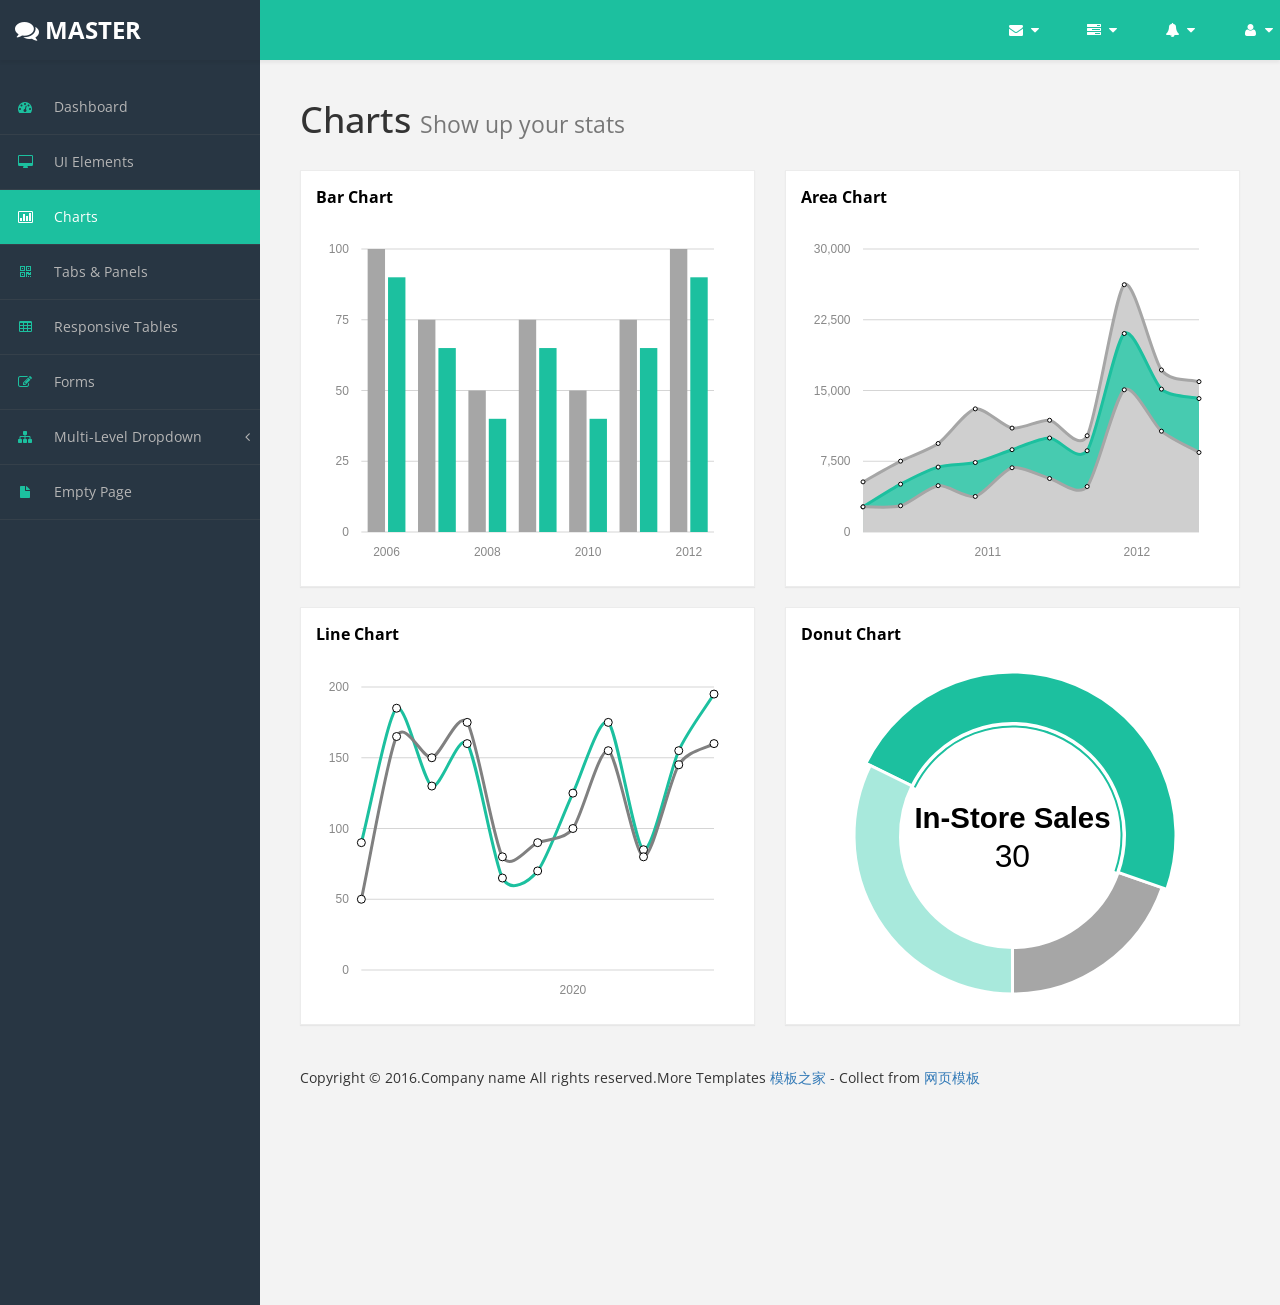
<file: dw-chart/src/main/resources/templates/chart.html>
﻿<!DOCTYPE html>
<html xmlns="http://www.w3.org/1999/xhtml">
<head>
    <meta charset="utf-8"/>
    <meta name="viewport" content="width=device-width, initial-scale=1.0"/>
    <title>Home</title>
    <!-- Bootstrap Styles-->
    <link href="../static/assets/css/bootstrap.css" rel="stylesheet"/>
    <!-- FontAwesome Styles-->
    <link href="../static/assets/css/font-awesome.css" rel="stylesheet"/>
    <!-- Morris Chart Styles-->
    <link href="../static/assets/js/morris/morris-0.4.3.min.css" rel="stylesheet"/>
    <!-- Custom Styles-->
    <link href="../static/assets/css/custom-styles.css" rel="stylesheet"/>
    <!-- Google Fonts-->
    <link href='http://fonts.googleapis.com/css?family=Open+Sans' rel='stylesheet' type='text/css'/>
</head>
<body>
<div id="wrapper">
    <nav class="navbar navbar-default top-navbar" role="navigation">
        <div class="navbar-header">
            <button type="button" class="navbar-toggle" data-toggle="collapse" data-target=".sidebar-collapse">
                <span class="sr-only">Toggle navigation</span>
                <span class="icon-bar"></span>
                <span class="icon-bar"></span>
                <span class="icon-bar"></span>
            </button>
            <a class="navbar-brand" href="index.html"><i class="fa fa-comments"></i> <strong>MASTER </strong></a>
        </div>

        <ul class="nav navbar-top-links navbar-right">
            <li class="dropdown">
                <a class="dropdown-toggle" data-toggle="dropdown" href="#" aria-expanded="false">
                    <i class="fa fa-envelope fa-fw"></i> <i class="fa fa-caret-down"></i>
                </a>
                <ul class="dropdown-menu dropdown-messages">
                    <li>
                        <a href="#">
                            <div>
                                <strong>John Doe</strong>
                                <span class="pull-right text-muted">
                                        <em>Today</em>
                                    </span>
                            </div>
                            <div>Lorem Ipsum has been the industry's standard dummy text ever since the 1500s...</div>
                        </a>
                    </li>
                    <li class="divider"></li>
                    <li>
                        <a href="#">
                            <div>
                                <strong>John Smith</strong>
                                <span class="pull-right text-muted">
                                        <em>Yesterday</em>
                                    </span>
                            </div>
                            <div>Lorem Ipsum has been the industry's standard dummy text ever since an kwilnw...</div>
                        </a>
                    </li>
                    <li class="divider"></li>
                    <li>
                        <a href="#">
                            <div>
                                <strong>John Smith</strong>
                                <span class="pull-right text-muted">
                                        <em>Yesterday</em>
                                    </span>
                            </div>
                            <div>Lorem Ipsum has been the industry's standard dummy text ever since the...</div>
                        </a>
                    </li>
                    <li class="divider"></li>
                    <li>
                        <a class="text-center" href="#">
                            <strong>Read All Messages</strong>
                            <i class="fa fa-angle-right"></i>
                        </a>
                    </li>
                </ul>
                <!-- /.dropdown-messages -->
            </li>
            <!-- /.dropdown -->
            <li class="dropdown">
                <a class="dropdown-toggle" data-toggle="dropdown" href="#" aria-expanded="false">
                    <i class="fa fa-tasks fa-fw"></i> <i class="fa fa-caret-down"></i>
                </a>
                <ul class="dropdown-menu dropdown-tasks">
                    <li>
                        <a href="#">
                            <div>
                                <p>
                                    <strong>Task 1</strong>
                                    <span class="pull-right text-muted">60% Complete</span>
                                </p>
                                <div class="progress progress-striped active">
                                    <div class="progress-bar progress-bar-success" role="progressbar" aria-valuenow="60"
                                         aria-valuemin="0" aria-valuemax="100" style="width: 60%">
                                        <span class="sr-only">60% Complete (success)</span>
                                    </div>
                                </div>
                            </div>
                        </a>
                    </li>
                    <li class="divider"></li>
                    <li>
                        <a href="#">
                            <div>
                                <p>
                                    <strong>Task 2</strong>
                                    <span class="pull-right text-muted">28% Complete</span>
                                </p>
                                <div class="progress progress-striped active">
                                    <div class="progress-bar progress-bar-info" role="progressbar" aria-valuenow="28"
                                         aria-valuemin="0" aria-valuemax="100" style="width: 28%">
                                        <span class="sr-only">28% Complete</span>
                                    </div>
                                </div>
                            </div>
                        </a>
                    </li>
                    <li class="divider"></li>
                    <li>
                        <a href="#">
                            <div>
                                <p>
                                    <strong>Task 3</strong>
                                    <span class="pull-right text-muted">60% Complete</span>
                                </p>
                                <div class="progress progress-striped active">
                                    <div class="progress-bar progress-bar-warning" role="progressbar" aria-valuenow="60"
                                         aria-valuemin="0" aria-valuemax="100" style="width: 60%">
                                        <span class="sr-only">60% Complete (warning)</span>
                                    </div>
                                </div>
                            </div>
                        </a>
                    </li>
                    <li class="divider"></li>
                    <li>
                        <a href="#">
                            <div>
                                <p>
                                    <strong>Task 4</strong>
                                    <span class="pull-right text-muted">85% Complete</span>
                                </p>
                                <div class="progress progress-striped active">
                                    <div class="progress-bar progress-bar-danger" role="progressbar" aria-valuenow="85"
                                         aria-valuemin="0" aria-valuemax="100" style="width: 85%">
                                        <span class="sr-only">85% Complete (danger)</span>
                                    </div>
                                </div>
                            </div>
                        </a>
                    </li>
                    <li class="divider"></li>
                    <li>
                        <a class="text-center" href="#">
                            <strong>See All Tasks</strong>
                            <i class="fa fa-angle-right"></i>
                        </a>
                    </li>
                </ul>
                <!-- /.dropdown-tasks -->
            </li>
            <!-- /.dropdown -->
            <li class="dropdown">
                <a class="dropdown-toggle" data-toggle="dropdown" href="#" aria-expanded="false">
                    <i class="fa fa-bell fa-fw"></i> <i class="fa fa-caret-down"></i>
                </a>
                <ul class="dropdown-menu dropdown-alerts">
                    <li>
                        <a href="#">
                            <div>
                                <i class="fa fa-comment fa-fw"></i> New Comment
                                <span class="pull-right text-muted small">4 min</span>
                            </div>
                        </a>
                    </li>
                    <li class="divider"></li>
                    <li>
                        <a href="#">
                            <div>
                                <i class="fa fa-twitter fa-fw"></i> 3 New Followers
                                <span class="pull-right text-muted small">12 min</span>
                            </div>
                        </a>
                    </li>
                    <li class="divider"></li>
                    <li>
                        <a href="#">
                            <div>
                                <i class="fa fa-envelope fa-fw"></i> Message Sent
                                <span class="pull-right text-muted small">4 min</span>
                            </div>
                        </a>
                    </li>
                    <li class="divider"></li>
                    <li>
                        <a href="#">
                            <div>
                                <i class="fa fa-tasks fa-fw"></i> New Task
                                <span class="pull-right text-muted small">4 min</span>
                            </div>
                        </a>
                    </li>
                    <li class="divider"></li>
                    <li>
                        <a href="#">
                            <div>
                                <i class="fa fa-upload fa-fw"></i> Server Rebooted
                                <span class="pull-right text-muted small">4 min</span>
                            </div>
                        </a>
                    </li>
                    <li class="divider"></li>
                    <li>
                        <a class="text-center" href="#">
                            <strong>See All Alerts</strong>
                            <i class="fa fa-angle-right"></i>
                        </a>
                    </li>
                </ul>
                <!-- /.dropdown-alerts -->
            </li>
            <!-- /.dropdown -->
            <li class="dropdown">
                <a class="dropdown-toggle" data-toggle="dropdown" href="#" aria-expanded="false">
                    <i class="fa fa-user fa-fw"></i> <i class="fa fa-caret-down"></i>
                </a>
                <ul class="dropdown-menu dropdown-user">
                    <li><a href="#"><i class="fa fa-user fa-fw"></i> User Profile</a>
                    </li>
                    <li><a href="#"><i class="fa fa-gear fa-fw"></i> Settings</a>
                    </li>
                    <li class="divider"></li>
                    <li><a href="#"><i class="fa fa-sign-out fa-fw"></i> Logout</a>
                    </li>
                </ul>
                <!-- /.dropdown-user -->
            </li>
            <!-- /.dropdown -->
        </ul>
    </nav>
    <!--/. NAV TOP  -->
    <nav class="navbar-default navbar-side" role="navigation">
        <div class="sidebar-collapse">
            <ul class="nav" id="main-menu">

                <li>
                    <a href="index.html"><i class="fa fa-dashboard"></i> Dashboard</a>
                </li>
                <li>
                    <a href="ui-elements.html"><i class="fa fa-desktop"></i> UI Elements</a>
                </li>
                <li>
                    <a href="chart.html" class="active-menu"><i class="fa fa-bar-chart-o"></i> Charts</a>
                </li>
                <li>
                    <a href="tab-panel.html"><i class="fa fa-qrcode"></i> Tabs & Panels</a>
                </li>

                <li>
                    <a href="table.html"><i class="fa fa-table"></i> Responsive Tables</a>
                </li>
                <li>
                    <a href="form.html"><i class="fa fa-edit"></i> Forms </a>
                </li>


                <li>
                    <a href="#"><i class="fa fa-sitemap"></i> Multi-Level Dropdown<span class="fa arrow"></span></a>
                    <ul class="nav nav-second-level">
                        <li>
                            <a href="#">Second Level Link</a>
                        </li>
                        <li>
                            <a href="#">Second Level Link</a>
                        </li>
                        <li>
                            <a href="#">Second Level Link<span class="fa arrow"></span></a>
                            <ul class="nav nav-third-level">
                                <li>
                                    <a href="#">Third Level Link</a>
                                </li>
                                <li>
                                    <a href="#">Third Level Link</a>
                                </li>
                                <li>
                                    <a href="#">Third Level Link</a>
                                </li>

                            </ul>

                        </li>
                    </ul>
                </li>
                <li>
                    <a href="empty.html"><i class="fa fa-fw fa-file"></i> Empty Page</a>
                </li>
            </ul>

        </div>

    </nav>
    <!-- /. NAV SIDE  -->
    <div id="page-wrapper">
        <div id="page-inner">
            <div class="row">
                <div class="col-md-12">
                    <h1 class="page-header">
                        Charts <small>Show up your stats</small>
                    </h1>
                </div>
            </div>
            <!-- /. ROW  -->

            <div class="row">


                <div class="col-md-6 col-sm-12 col-xs-12">
                    <div class="panel panel-default">
                        <div class="panel-heading">
                            Bar Chart
                        </div>
                        <div class="panel-body">
                            <div id="morris-bar-chart"></div>
                        </div>
                    </div>
                </div>
                <div class="col-md-6 col-sm-12 col-xs-12">
                    <div class="panel panel-default">
                        <div class="panel-heading">
                            Area Chart
                        </div>
                        <div class="panel-body">
                            <div id="morris-area-chart"></div>
                        </div>
                    </div>
                </div>

            </div>
            <!-- /. ROW  -->
            <div class="row">

                <div class="col-md-6 col-sm-12 col-xs-12">
                    <div class="panel panel-default">
                        <div class="panel-heading">
                            Line Chart
                        </div>
                        <div class="panel-body">
                            <div id="morris-line-chart"></div>
                        </div>
                    </div>
                </div>
                <div class="col-md-6 col-sm-12 col-xs-12">
                    <div class="panel panel-default">
                        <div class="panel-heading">
                            Donut Chart
                        </div>
                        <div class="panel-body">
                            <div id="morris-donut-chart"></div>
                        </div>
                    </div>
                </div>

            </div>
            <!-- /. ROW  -->
            <footer><p>Copyright &copy; 2016.Company name All rights reserved.More Templates <a
                    href="http://www.cssmoban.com/" target="_blank" title="模板之家">模板之家</a> - Collect from <a
                    href="http://www.cssmoban.com/" title="网页模板" target="_blank">网页模板</a></p></footer>
        </div>
        <!-- /. PAGE INNER  -->
    </div>
    <!-- /. PAGE WRAPPER  -->
</div>
<!-- /. WRAPPER  -->
<!-- JS Scripts-->
<!-- jQuery Js -->
<script src="../static/assets/js/jquery-1.10.2.js"></script>
<!-- Bootstrap Js -->
<script src="../static/assets/js/bootstrap.min.js"></script>
<!-- Metis Menu Js -->
<script src="../static/assets/js/jquery.metisMenu.js"></script>
<!-- Morris Chart Js -->
<script src="../static/assets/js/morris/raphael-2.1.0.min.js"></script>
<script src="../static/assets/js/morris/morris.js"></script>
<!-- Custom Js -->
<script src="../static/assets/js/custom-scripts.js"></script>


</body>
</html>
</file>
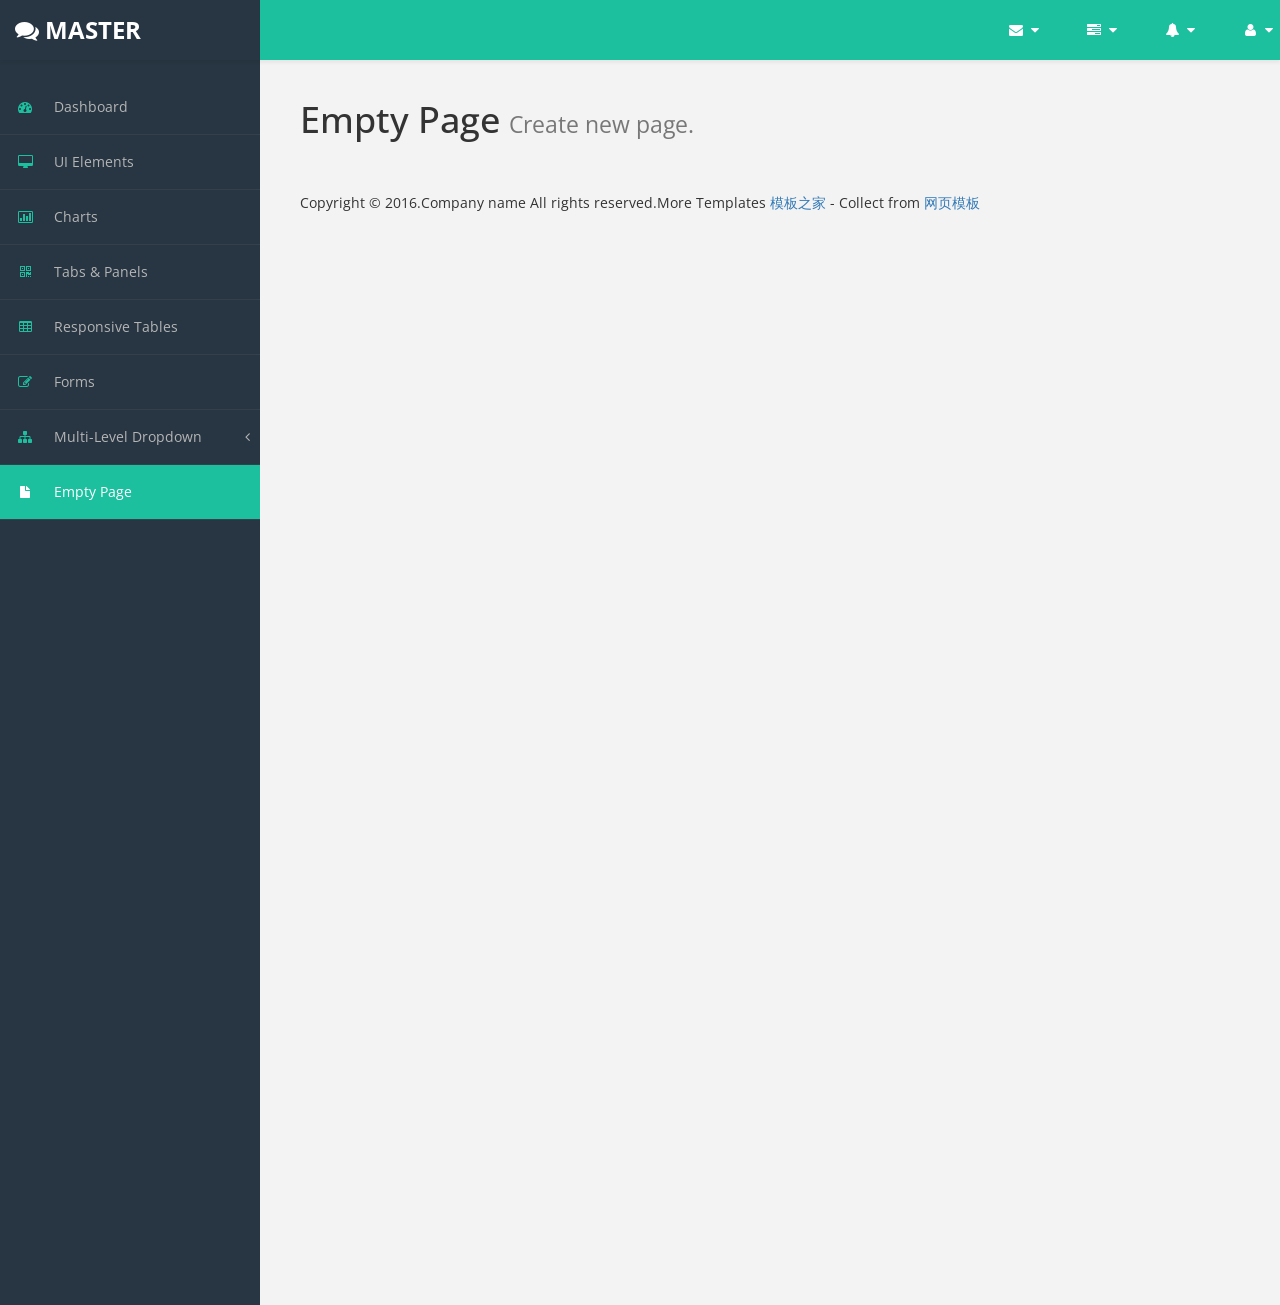
<file: dw-chart/src/main/resources/templates/empty.html>
﻿<!DOCTYPE html>
<html xmlns="http://www.w3.org/1999/xhtml">
<head>
    <meta charset="utf-8"/>
    <meta name="viewport" content="width=device-width, initial-scale=1.0"/>
    <title></title>
    <!-- Bootstrap Styles-->
    <link href="../static/assets/css/bootstrap.css" rel="stylesheet"/>
    <!-- FontAwesome Styles-->
    <link href="../static/assets/css/font-awesome.css" rel="stylesheet"/>
    <!-- Custom Styles-->
    <link href="../static/assets/css/custom-styles.css" rel="stylesheet"/>
    <!-- Google Fonts-->
    <link href='http://fonts.googleapis.com/css?family=Open+Sans' rel='stylesheet' type='text/css'/>
</head>
<body>
<div id="wrapper">
    <nav class="navbar navbar-default top-navbar" role="navigation">
        <div class="navbar-header">
            <button type="button" class="navbar-toggle" data-toggle="collapse" data-target=".sidebar-collapse">
                <span class="sr-only">Toggle navigation</span>
                <span class="icon-bar"></span>
                <span class="icon-bar"></span>
                <span class="icon-bar"></span>
            </button>
            <a class="navbar-brand" href="index.html"><i class="fa fa-comments"></i> <strong>MASTER </strong></a>
        </div>

        <ul class="nav navbar-top-links navbar-right">
            <li class="dropdown">
                <a class="dropdown-toggle" data-toggle="dropdown" href="#" aria-expanded="false">
                    <i class="fa fa-envelope fa-fw"></i> <i class="fa fa-caret-down"></i>
                </a>
                <ul class="dropdown-menu dropdown-messages">
                    <li>
                        <a href="#">
                            <div>
                                <strong>John Doe</strong>
                                <span class="pull-right text-muted">
                                        <em>Today</em>
                                    </span>
                            </div>
                            <div>Lorem Ipsum has been the industry's standard dummy text ever since the 1500s...</div>
                        </a>
                    </li>
                    <li class="divider"></li>
                    <li>
                        <a href="#">
                            <div>
                                <strong>John Smith</strong>
                                <span class="pull-right text-muted">
                                        <em>Yesterday</em>
                                    </span>
                            </div>
                            <div>Lorem Ipsum has been the industry's standard dummy text ever since an kwilnw...</div>
                        </a>
                    </li>
                    <li class="divider"></li>
                    <li>
                        <a href="#">
                            <div>
                                <strong>John Smith</strong>
                                <span class="pull-right text-muted">
                                        <em>Yesterday</em>
                                    </span>
                            </div>
                            <div>Lorem Ipsum has been the industry's standard dummy text ever since the...</div>
                        </a>
                    </li>
                    <li class="divider"></li>
                    <li>
                        <a class="text-center" href="#">
                            <strong>Read All Messages</strong>
                            <i class="fa fa-angle-right"></i>
                        </a>
                    </li>
                </ul>
                <!-- /.dropdown-messages -->
            </li>
            <!-- /.dropdown -->
            <li class="dropdown">
                <a class="dropdown-toggle" data-toggle="dropdown" href="#" aria-expanded="false">
                    <i class="fa fa-tasks fa-fw"></i> <i class="fa fa-caret-down"></i>
                </a>
                <ul class="dropdown-menu dropdown-tasks">
                    <li>
                        <a href="#">
                            <div>
                                <p>
                                    <strong>Task 1</strong>
                                    <span class="pull-right text-muted">60% Complete</span>
                                </p>
                                <div class="progress progress-striped active">
                                    <div class="progress-bar progress-bar-success" role="progressbar" aria-valuenow="60"
                                         aria-valuemin="0" aria-valuemax="100" style="width: 60%">
                                        <span class="sr-only">60% Complete (success)</span>
                                    </div>
                                </div>
                            </div>
                        </a>
                    </li>
                    <li class="divider"></li>
                    <li>
                        <a href="#">
                            <div>
                                <p>
                                    <strong>Task 2</strong>
                                    <span class="pull-right text-muted">28% Complete</span>
                                </p>
                                <div class="progress progress-striped active">
                                    <div class="progress-bar progress-bar-info" role="progressbar" aria-valuenow="28"
                                         aria-valuemin="0" aria-valuemax="100" style="width: 28%">
                                        <span class="sr-only">28% Complete</span>
                                    </div>
                                </div>
                            </div>
                        </a>
                    </li>
                    <li class="divider"></li>
                    <li>
                        <a href="#">
                            <div>
                                <p>
                                    <strong>Task 3</strong>
                                    <span class="pull-right text-muted">60% Complete</span>
                                </p>
                                <div class="progress progress-striped active">
                                    <div class="progress-bar progress-bar-warning" role="progressbar" aria-valuenow="60"
                                         aria-valuemin="0" aria-valuemax="100" style="width: 60%">
                                        <span class="sr-only">60% Complete (warning)</span>
                                    </div>
                                </div>
                            </div>
                        </a>
                    </li>
                    <li class="divider"></li>
                    <li>
                        <a href="#">
                            <div>
                                <p>
                                    <strong>Task 4</strong>
                                    <span class="pull-right text-muted">85% Complete</span>
                                </p>
                                <div class="progress progress-striped active">
                                    <div class="progress-bar progress-bar-danger" role="progressbar" aria-valuenow="85"
                                         aria-valuemin="0" aria-valuemax="100" style="width: 85%">
                                        <span class="sr-only">85% Complete (danger)</span>
                                    </div>
                                </div>
                            </div>
                        </a>
                    </li>
                    <li class="divider"></li>
                    <li>
                        <a class="text-center" href="#">
                            <strong>See All Tasks</strong>
                            <i class="fa fa-angle-right"></i>
                        </a>
                    </li>
                </ul>
                <!-- /.dropdown-tasks -->
            </li>
            <!-- /.dropdown -->
            <li class="dropdown">
                <a class="dropdown-toggle" data-toggle="dropdown" href="#" aria-expanded="false">
                    <i class="fa fa-bell fa-fw"></i> <i class="fa fa-caret-down"></i>
                </a>
                <ul class="dropdown-menu dropdown-alerts">
                    <li>
                        <a href="#">
                            <div>
                                <i class="fa fa-comment fa-fw"></i> New Comment
                                <span class="pull-right text-muted small">4 min</span>
                            </div>
                        </a>
                    </li>
                    <li class="divider"></li>
                    <li>
                        <a href="#">
                            <div>
                                <i class="fa fa-twitter fa-fw"></i> 3 New Followers
                                <span class="pull-right text-muted small">12 min</span>
                            </div>
                        </a>
                    </li>
                    <li class="divider"></li>
                    <li>
                        <a href="#">
                            <div>
                                <i class="fa fa-envelope fa-fw"></i> Message Sent
                                <span class="pull-right text-muted small">4 min</span>
                            </div>
                        </a>
                    </li>
                    <li class="divider"></li>
                    <li>
                        <a href="#">
                            <div>
                                <i class="fa fa-tasks fa-fw"></i> New Task
                                <span class="pull-right text-muted small">4 min</span>
                            </div>
                        </a>
                    </li>
                    <li class="divider"></li>
                    <li>
                        <a href="#">
                            <div>
                                <i class="fa fa-upload fa-fw"></i> Server Rebooted
                                <span class="pull-right text-muted small">4 min</span>
                            </div>
                        </a>
                    </li>
                    <li class="divider"></li>
                    <li>
                        <a class="text-center" href="#">
                            <strong>See All Alerts</strong>
                            <i class="fa fa-angle-right"></i>
                        </a>
                    </li>
                </ul>
                <!-- /.dropdown-alerts -->
            </li>
            <!-- /.dropdown -->
            <li class="dropdown">
                <a class="dropdown-toggle" data-toggle="dropdown" href="#" aria-expanded="false">
                    <i class="fa fa-user fa-fw"></i> <i class="fa fa-caret-down"></i>
                </a>
                <ul class="dropdown-menu dropdown-user">
                    <li><a href="#"><i class="fa fa-user fa-fw"></i> User Profile</a>
                    </li>
                    <li><a href="#"><i class="fa fa-gear fa-fw"></i> Settings</a>
                    </li>
                    <li class="divider"></li>
                    <li><a href="#"><i class="fa fa-sign-out fa-fw"></i> Logout</a>
                    </li>
                </ul>
                <!-- /.dropdown-user -->
            </li>
            <!-- /.dropdown -->
        </ul>
    </nav>
    <!--/. NAV TOP  -->
    <nav class="navbar-default navbar-side" role="navigation">
        <div class="sidebar-collapse">
            <ul class="nav" id="main-menu">

                <li>
                    <a href="index.html"><i class="fa fa-dashboard"></i> Dashboard</a>
                </li>
                <li>
                    <a href="ui-elements.html"><i class="fa fa-desktop"></i> UI Elements</a>
                </li>
                <li>
                    <a href="chart.html"><i class="fa fa-bar-chart-o"></i> Charts</a>
                </li>
                <li>
                    <a href="tab-panel.html"><i class="fa fa-qrcode"></i> Tabs & Panels</a>
                </li>

                <li>
                    <a href="table.html"><i class="fa fa-table"></i> Responsive Tables</a>
                </li>
                <li>
                    <a href="form.html"><i class="fa fa-edit"></i> Forms </a>
                </li>


                <li>
                    <a href="#"><i class="fa fa-sitemap"></i> Multi-Level Dropdown<span class="fa arrow"></span></a>
                    <ul class="nav nav-second-level">
                        <li>
                            <a href="#">Second Level Link</a>
                        </li>
                        <li>
                            <a href="#">Second Level Link</a>
                        </li>
                        <li>
                            <a href="#">Second Level Link<span class="fa arrow"></span></a>
                            <ul class="nav nav-third-level">
                                <li>
                                    <a href="#">Third Level Link</a>
                                </li>
                                <li>
                                    <a href="#">Third Level Link</a>
                                </li>
                                <li>
                                    <a href="#">Third Level Link</a>
                                </li>

                            </ul>

                        </li>
                    </ul>
                </li>
                <li>
                    <a class="active-menu" href="empty.html"><i class="fa fa-fw fa-file"></i> Empty Page</a>
                </li>
            </ul>

        </div>

    </nav>
    <!-- /. NAV SIDE  -->
    <div id="page-wrapper">
        <div id="page-inner">
            <div class="row">
                <div class="col-md-12">
                    <h1 class="page-header">
                        Empty Page <small>Create new page.</small>
                    </h1>
                </div>
            </div>
            <!-- /. ROW  -->
            <footer><p>Copyright &copy; 2016.Company name All rights reserved.More Templates <a
                    href="http://www.cssmoban.com/" target="_blank" title="模板之家">模板之家</a> - Collect from <a
                    href="http://www.cssmoban.com/" title="网页模板" target="_blank">网页模板</a></p></footer>
        </div>
        <!-- /. PAGE INNER  -->
    </div>
    <!-- /. PAGE WRAPPER  -->
</div>
<!-- /. WRAPPER  -->
<!-- JS Scripts-->
<!-- jQuery Js -->
<script src="../static/assets/js/jquery-1.10.2.js"></script>
<!-- Bootstrap Js -->
<script src="../static/assets/js/bootstrap.min.js"></script>
<!-- Metis Menu Js -->
<script src="../static/assets/js/jquery.metisMenu.js"></script>
<!-- Custom Js -->
<script src="../static/assets/js/custom-scripts.js"></script>


</body>
</html>
</file>
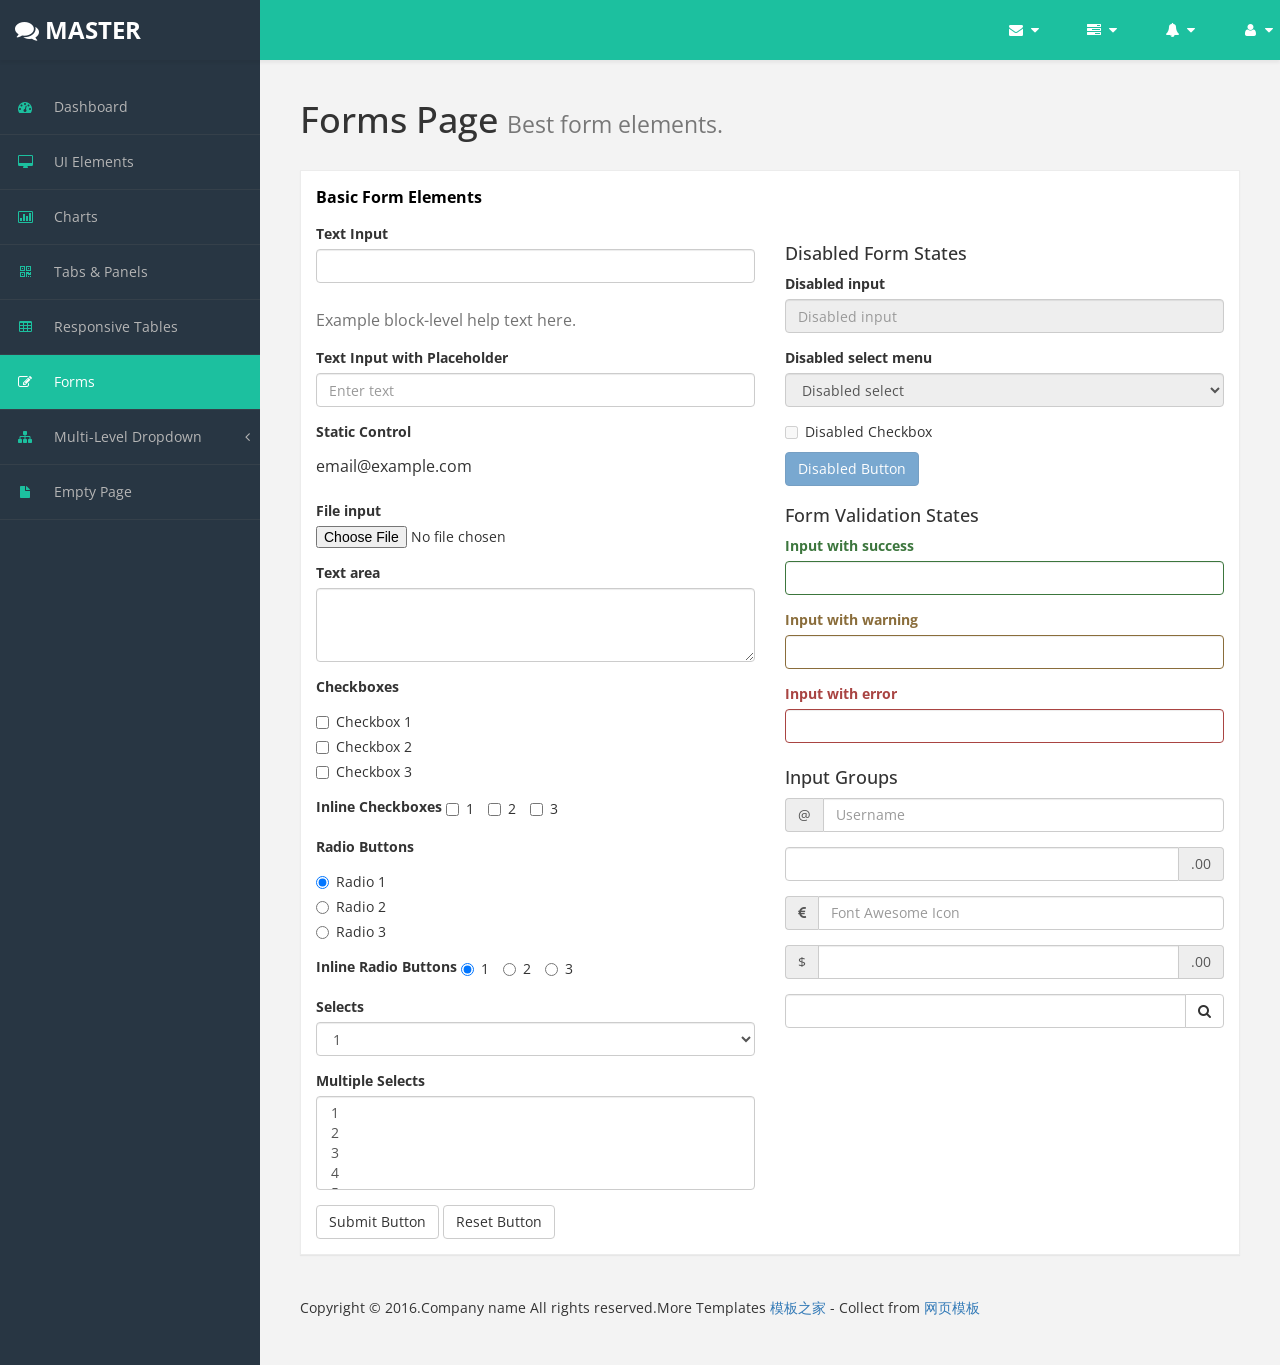
<file: dw-chart/src/main/resources/templates/form.html>
﻿<!DOCTYPE html>
<html xmlns="http://www.w3.org/1999/xhtml">
<head>
    <meta charset="utf-8"/>
    <meta name="viewport" content="width=device-width, initial-scale=1.0"/>
    <title></title>
    <!-- Bootstrap Styles-->
    <link href="../static/assets/css/bootstrap.css" rel="stylesheet"/>
    <!-- FontAwesome Styles-->
    <link href="../static/assets/css/font-awesome.css" rel="stylesheet"/>
    <!-- Custom Styles-->
    <link href="../static/assets/css/custom-styles.css" rel="stylesheet"/>
    <!-- Google Fonts-->
    <link href='http://fonts.googleapis.com/css?family=Open+Sans' rel='stylesheet' type='text/css'/>
</head>
<body>
<div id="wrapper">
    <nav class="navbar navbar-default top-navbar" role="navigation">
        <div class="navbar-header">
            <button type="button" class="navbar-toggle" data-toggle="collapse" data-target=".sidebar-collapse">
                <span class="sr-only">Toggle navigation</span>
                <span class="icon-bar"></span>
                <span class="icon-bar"></span>
                <span class="icon-bar"></span>
            </button>
            <a class="navbar-brand" href="index.html"><i class="fa fa-comments"></i> <strong>MASTER </strong></a>
        </div>

        <ul class="nav navbar-top-links navbar-right">
            <li class="dropdown">
                <a class="dropdown-toggle" data-toggle="dropdown" href="#" aria-expanded="false">
                    <i class="fa fa-envelope fa-fw"></i> <i class="fa fa-caret-down"></i>
                </a>
                <ul class="dropdown-menu dropdown-messages">
                    <li>
                        <a href="#">
                            <div>
                                <strong>John Doe</strong>
                                <span class="pull-right text-muted">
                                        <em>Today</em>
                                    </span>
                            </div>
                            <div>Lorem Ipsum has been the industry's standard dummy text ever since the 1500s...</div>
                        </a>
                    </li>
                    <li class="divider"></li>
                    <li>
                        <a href="#">
                            <div>
                                <strong>John Smith</strong>
                                <span class="pull-right text-muted">
                                        <em>Yesterday</em>
                                    </span>
                            </div>
                            <div>Lorem Ipsum has been the industry's standard dummy text ever since an kwilnw...</div>
                        </a>
                    </li>
                    <li class="divider"></li>
                    <li>
                        <a href="#">
                            <div>
                                <strong>John Smith</strong>
                                <span class="pull-right text-muted">
                                        <em>Yesterday</em>
                                    </span>
                            </div>
                            <div>Lorem Ipsum has been the industry's standard dummy text ever since the...</div>
                        </a>
                    </li>
                    <li class="divider"></li>
                    <li>
                        <a class="text-center" href="#">
                            <strong>Read All Messages</strong>
                            <i class="fa fa-angle-right"></i>
                        </a>
                    </li>
                </ul>
                <!-- /.dropdown-messages -->
            </li>
            <!-- /.dropdown -->
            <li class="dropdown">
                <a class="dropdown-toggle" data-toggle="dropdown" href="#" aria-expanded="false">
                    <i class="fa fa-tasks fa-fw"></i> <i class="fa fa-caret-down"></i>
                </a>
                <ul class="dropdown-menu dropdown-tasks">
                    <li>
                        <a href="#">
                            <div>
                                <p>
                                    <strong>Task 1</strong>
                                    <span class="pull-right text-muted">60% Complete</span>
                                </p>
                                <div class="progress progress-striped active">
                                    <div class="progress-bar progress-bar-success" role="progressbar" aria-valuenow="60"
                                         aria-valuemin="0" aria-valuemax="100" style="width: 60%">
                                        <span class="sr-only">60% Complete (success)</span>
                                    </div>
                                </div>
                            </div>
                        </a>
                    </li>
                    <li class="divider"></li>
                    <li>
                        <a href="#">
                            <div>
                                <p>
                                    <strong>Task 2</strong>
                                    <span class="pull-right text-muted">28% Complete</span>
                                </p>
                                <div class="progress progress-striped active">
                                    <div class="progress-bar progress-bar-info" role="progressbar" aria-valuenow="28"
                                         aria-valuemin="0" aria-valuemax="100" style="width: 28%">
                                        <span class="sr-only">28% Complete</span>
                                    </div>
                                </div>
                            </div>
                        </a>
                    </li>
                    <li class="divider"></li>
                    <li>
                        <a href="#">
                            <div>
                                <p>
                                    <strong>Task 3</strong>
                                    <span class="pull-right text-muted">60% Complete</span>
                                </p>
                                <div class="progress progress-striped active">
                                    <div class="progress-bar progress-bar-warning" role="progressbar" aria-valuenow="60"
                                         aria-valuemin="0" aria-valuemax="100" style="width: 60%">
                                        <span class="sr-only">60% Complete (warning)</span>
                                    </div>
                                </div>
                            </div>
                        </a>
                    </li>
                    <li class="divider"></li>
                    <li>
                        <a href="#">
                            <div>
                                <p>
                                    <strong>Task 4</strong>
                                    <span class="pull-right text-muted">85% Complete</span>
                                </p>
                                <div class="progress progress-striped active">
                                    <div class="progress-bar progress-bar-danger" role="progressbar" aria-valuenow="85"
                                         aria-valuemin="0" aria-valuemax="100" style="width: 85%">
                                        <span class="sr-only">85% Complete (danger)</span>
                                    </div>
                                </div>
                            </div>
                        </a>
                    </li>
                    <li class="divider"></li>
                    <li>
                        <a class="text-center" href="#">
                            <strong>See All Tasks</strong>
                            <i class="fa fa-angle-right"></i>
                        </a>
                    </li>
                </ul>
                <!-- /.dropdown-tasks -->
            </li>
            <!-- /.dropdown -->
            <li class="dropdown">
                <a class="dropdown-toggle" data-toggle="dropdown" href="#" aria-expanded="false">
                    <i class="fa fa-bell fa-fw"></i> <i class="fa fa-caret-down"></i>
                </a>
                <ul class="dropdown-menu dropdown-alerts">
                    <li>
                        <a href="#">
                            <div>
                                <i class="fa fa-comment fa-fw"></i> New Comment
                                <span class="pull-right text-muted small">4 min</span>
                            </div>
                        </a>
                    </li>
                    <li class="divider"></li>
                    <li>
                        <a href="#">
                            <div>
                                <i class="fa fa-twitter fa-fw"></i> 3 New Followers
                                <span class="pull-right text-muted small">12 min</span>
                            </div>
                        </a>
                    </li>
                    <li class="divider"></li>
                    <li>
                        <a href="#">
                            <div>
                                <i class="fa fa-envelope fa-fw"></i> Message Sent
                                <span class="pull-right text-muted small">4 min</span>
                            </div>
                        </a>
                    </li>
                    <li class="divider"></li>
                    <li>
                        <a href="#">
                            <div>
                                <i class="fa fa-tasks fa-fw"></i> New Task
                                <span class="pull-right text-muted small">4 min</span>
                            </div>
                        </a>
                    </li>
                    <li class="divider"></li>
                    <li>
                        <a href="#">
                            <div>
                                <i class="fa fa-upload fa-fw"></i> Server Rebooted
                                <span class="pull-right text-muted small">4 min</span>
                            </div>
                        </a>
                    </li>
                    <li class="divider"></li>
                    <li>
                        <a class="text-center" href="#">
                            <strong>See All Alerts</strong>
                            <i class="fa fa-angle-right"></i>
                        </a>
                    </li>
                </ul>
                <!-- /.dropdown-alerts -->
            </li>
            <!-- /.dropdown -->
            <li class="dropdown">
                <a class="dropdown-toggle" data-toggle="dropdown" href="#" aria-expanded="false">
                    <i class="fa fa-user fa-fw"></i> <i class="fa fa-caret-down"></i>
                </a>
                <ul class="dropdown-menu dropdown-user">
                    <li><a href="#"><i class="fa fa-user fa-fw"></i> User Profile</a>
                    </li>
                    <li><a href="#"><i class="fa fa-gear fa-fw"></i> Settings</a>
                    </li>
                    <li class="divider"></li>
                    <li><a href="#"><i class="fa fa-sign-out fa-fw"></i> Logout</a>
                    </li>
                </ul>
                <!-- /.dropdown-user -->
            </li>
            <!-- /.dropdown -->
        </ul>
    </nav>
    <!--/. NAV TOP  -->
    <nav class="navbar-default navbar-side" role="navigation">
        <div class="sidebar-collapse">
            <ul class="nav" id="main-menu">

                <li>
                    <a href="index.html"><i class="fa fa-dashboard"></i> Dashboard</a>
                </li>
                <li>
                    <a href="ui-elements.html"><i class="fa fa-desktop"></i> UI Elements</a>
                </li>
                <li>
                    <a href="chart.html"><i class="fa fa-bar-chart-o"></i> Charts</a>
                </li>
                <li>
                    <a href="tab-panel.html"><i class="fa fa-qrcode"></i> Tabs & Panels</a>
                </li>

                <li>
                    <a href="table.html"><i class="fa fa-table"></i> Responsive Tables</a>
                </li>
                <li>
                    <a href="form.html" class="active-menu"><i class="fa fa-edit"></i> Forms </a>
                </li>


                <li>
                    <a href="#"><i class="fa fa-sitemap"></i> Multi-Level Dropdown<span class="fa arrow"></span></a>
                    <ul class="nav nav-second-level">
                        <li>
                            <a href="#">Second Level Link</a>
                        </li>
                        <li>
                            <a href="#">Second Level Link</a>
                        </li>
                        <li>
                            <a href="#">Second Level Link<span class="fa arrow"></span></a>
                            <ul class="nav nav-third-level">
                                <li>
                                    <a href="#">Third Level Link</a>
                                </li>
                                <li>
                                    <a href="#">Third Level Link</a>
                                </li>
                                <li>
                                    <a href="#">Third Level Link</a>
                                </li>

                            </ul>

                        </li>
                    </ul>
                </li>
                <li>
                    <a href="empty.html"><i class="fa fa-fw fa-file"></i> Empty Page</a>
                </li>
            </ul>

        </div>

    </nav>
    <!-- /. NAV SIDE  -->
    <div id="page-wrapper">
        <div id="page-inner">
            <div class="row">
                <div class="col-md-12">
                    <h1 class="page-header">
                        Forms Page <small>Best form elements.</small>
                    </h1>
                </div>
            </div>
            <!-- /. ROW  -->
            <div class="row">
                <div class="col-lg-12">
                    <div class="panel panel-default">
                        <div class="panel-heading">
                            Basic Form Elements
                        </div>
                        <div class="panel-body">
                            <div class="row">
                                <div class="col-lg-6">
                                    <form role="form">
                                        <div class="form-group">
                                            <label>Text Input</label>
                                            <input class="form-control">
                                            <p class="help-block">Example block-level help text here.</p>
                                        </div>
                                        <div class="form-group">
                                            <label>Text Input with Placeholder</label>
                                            <input class="form-control" placeholder="Enter text">
                                        </div>
                                        <div class="form-group">
                                            <label>Static Control</label>
                                            <p class="form-control-static">email@example.com</p>
                                        </div>
                                        <div class="form-group">
                                            <label>File input</label>
                                            <input type="file">
                                        </div>
                                        <div class="form-group">
                                            <label>Text area</label>
                                            <textarea class="form-control" rows="3"></textarea>
                                        </div>
                                        <div class="form-group">
                                            <label>Checkboxes</label>
                                            <div class="checkbox">
                                                <label>
                                                    <input type="checkbox" value="">Checkbox 1
                                                </label>
                                            </div>
                                            <div class="checkbox">
                                                <label>
                                                    <input type="checkbox" value="">Checkbox 2
                                                </label>
                                            </div>
                                            <div class="checkbox">
                                                <label>
                                                    <input type="checkbox" value="">Checkbox 3
                                                </label>
                                            </div>
                                        </div>
                                        <div class="form-group">
                                            <label>Inline Checkboxes</label>
                                            <label class="checkbox-inline">
                                                <input type="checkbox">1
                                            </label>
                                            <label class="checkbox-inline">
                                                <input type="checkbox">2
                                            </label>
                                            <label class="checkbox-inline">
                                                <input type="checkbox">3
                                            </label>
                                        </div>
                                        <div class="form-group">
                                            <label>Radio Buttons</label>
                                            <div class="radio">
                                                <label>
                                                    <input type="radio" name="optionsRadios" id="optionsRadios1"
                                                           value="option1" checked="">Radio 1
                                                </label>
                                            </div>
                                            <div class="radio">
                                                <label>
                                                    <input type="radio" name="optionsRadios" id="optionsRadios2"
                                                           value="option2">Radio 2
                                                </label>
                                            </div>
                                            <div class="radio">
                                                <label>
                                                    <input type="radio" name="optionsRadios" id="optionsRadios3"
                                                           value="option3">Radio 3
                                                </label>
                                            </div>
                                        </div>
                                        <div class="form-group">
                                            <label>Inline Radio Buttons</label>
                                            <label class="radio-inline">
                                                <input type="radio" name="optionsRadiosInline" id="optionsRadiosInline1"
                                                       value="option1" checked="">1
                                            </label>
                                            <label class="radio-inline">
                                                <input type="radio" name="optionsRadiosInline" id="optionsRadiosInline2"
                                                       value="option2">2
                                            </label>
                                            <label class="radio-inline">
                                                <input type="radio" name="optionsRadiosInline" id="optionsRadiosInline3"
                                                       value="option3">3
                                            </label>
                                        </div>
                                        <div class="form-group">
                                            <label>Selects</label>
                                            <select class="form-control">
                                                <option>1</option>
                                                <option>2</option>
                                                <option>3</option>
                                                <option>4</option>
                                                <option>5</option>
                                            </select>
                                        </div>
                                        <div class="form-group">
                                            <label>Multiple Selects</label>
                                            <select multiple="" class="form-control">
                                                <option>1</option>
                                                <option>2</option>
                                                <option>3</option>
                                                <option>4</option>
                                                <option>5</option>
                                            </select>
                                        </div>
                                        <button type="submit" class="btn btn-default">Submit Button</button>
                                        <button type="reset" class="btn btn-default">Reset Button</button>
                                    </form>
                                </div>
                                <!-- /.col-lg-6 (nested) -->
                                <div class="col-lg-6">
                                    <h4>Disabled Form States</h4>
                                    <form role="form">
                                        <fieldset disabled="">
                                            <div class="form-group">
                                                <label for="disabledSelect">Disabled input</label>
                                                <input class="form-control" id="disabledInput" type="text"
                                                       placeholder="Disabled input" disabled="">
                                            </div>
                                            <div class="form-group">
                                                <label for="disabledSelect">Disabled select menu</label>
                                                <select id="disabledSelect" class="form-control">
                                                    <option>Disabled select</option>
                                                </select>
                                            </div>
                                            <div class="checkbox">
                                                <label>
                                                    <input type="checkbox">Disabled Checkbox
                                                </label>
                                            </div>
                                            <button type="submit" class="btn btn-primary">Disabled Button</button>
                                        </fieldset>
                                    </form>
                                    <h4>Form Validation States</h4>
                                    <form role="form">
                                        <div class="form-group has-success">
                                            <label class="control-label" for="inputSuccess">Input with success</label>
                                            <input type="text" class="form-control" id="inputSuccess">
                                        </div>
                                        <div class="form-group has-warning">
                                            <label class="control-label" for="inputWarning">Input with warning</label>
                                            <input type="text" class="form-control" id="inputWarning">
                                        </div>
                                        <div class="form-group has-error">
                                            <label class="control-label" for="inputError">Input with error</label>
                                            <input type="text" class="form-control" id="inputError">
                                        </div>
                                    </form>
                                    <h4>Input Groups</h4>
                                    <form role="form">
                                        <div class="form-group input-group">
                                            <span class="input-group-addon">@</span>
                                            <input type="text" class="form-control" placeholder="Username">
                                        </div>
                                        <div class="form-group input-group">
                                            <input type="text" class="form-control">
                                            <span class="input-group-addon">.00</span>
                                        </div>
                                        <div class="form-group input-group">
                                            <span class="input-group-addon"><i class="fa fa-eur"></i>
                                            </span>
                                            <input type="text" class="form-control" placeholder="Font Awesome Icon">
                                        </div>
                                        <div class="form-group input-group">
                                            <span class="input-group-addon">$</span>
                                            <input type="text" class="form-control">
                                            <span class="input-group-addon">.00</span>
                                        </div>
                                        <div class="form-group input-group">
                                            <input type="text" class="form-control">
                                            <span class="input-group-btn">
                                                <button class="btn btn-default" type="button"><i
                                                        class="fa fa-search"></i>
                                                </button>
                                            </span>
                                        </div>
                                    </form>
                                </div>
                                <!-- /.col-lg-6 (nested) -->
                            </div>
                            <!-- /.row (nested) -->
                        </div>
                        <!-- /.panel-body -->
                    </div>
                    <!-- /.panel -->
                </div>
                <!-- /.col-lg-12 -->
            </div>
            <footer><p>Copyright &copy; 2016.Company name All rights reserved.More Templates <a
                    href="http://www.cssmoban.com/" target="_blank" title="模板之家">模板之家</a> - Collect from <a
                    href="http://www.cssmoban.com/" title="网页模板" target="_blank">网页模板</a></p></footer>
        </div>
        <!-- /. PAGE INNER  -->
    </div>
    <!-- /. PAGE WRAPPER  -->
</div>
<!-- /. WRAPPER  -->
<!-- JS Scripts-->
<!-- jQuery Js -->
<script src="../static/assets/js/jquery-1.10.2.js"></script>
<!-- Bootstrap Js -->
<script src="../static/assets/js/bootstrap.min.js"></script>
<!-- Metis Menu Js -->
<script src="../static/assets/js/jquery.metisMenu.js"></script>
<!-- Custom Js -->
<script src="../static/assets/js/custom-scripts.js"></script>


</body>
</html>
</file>
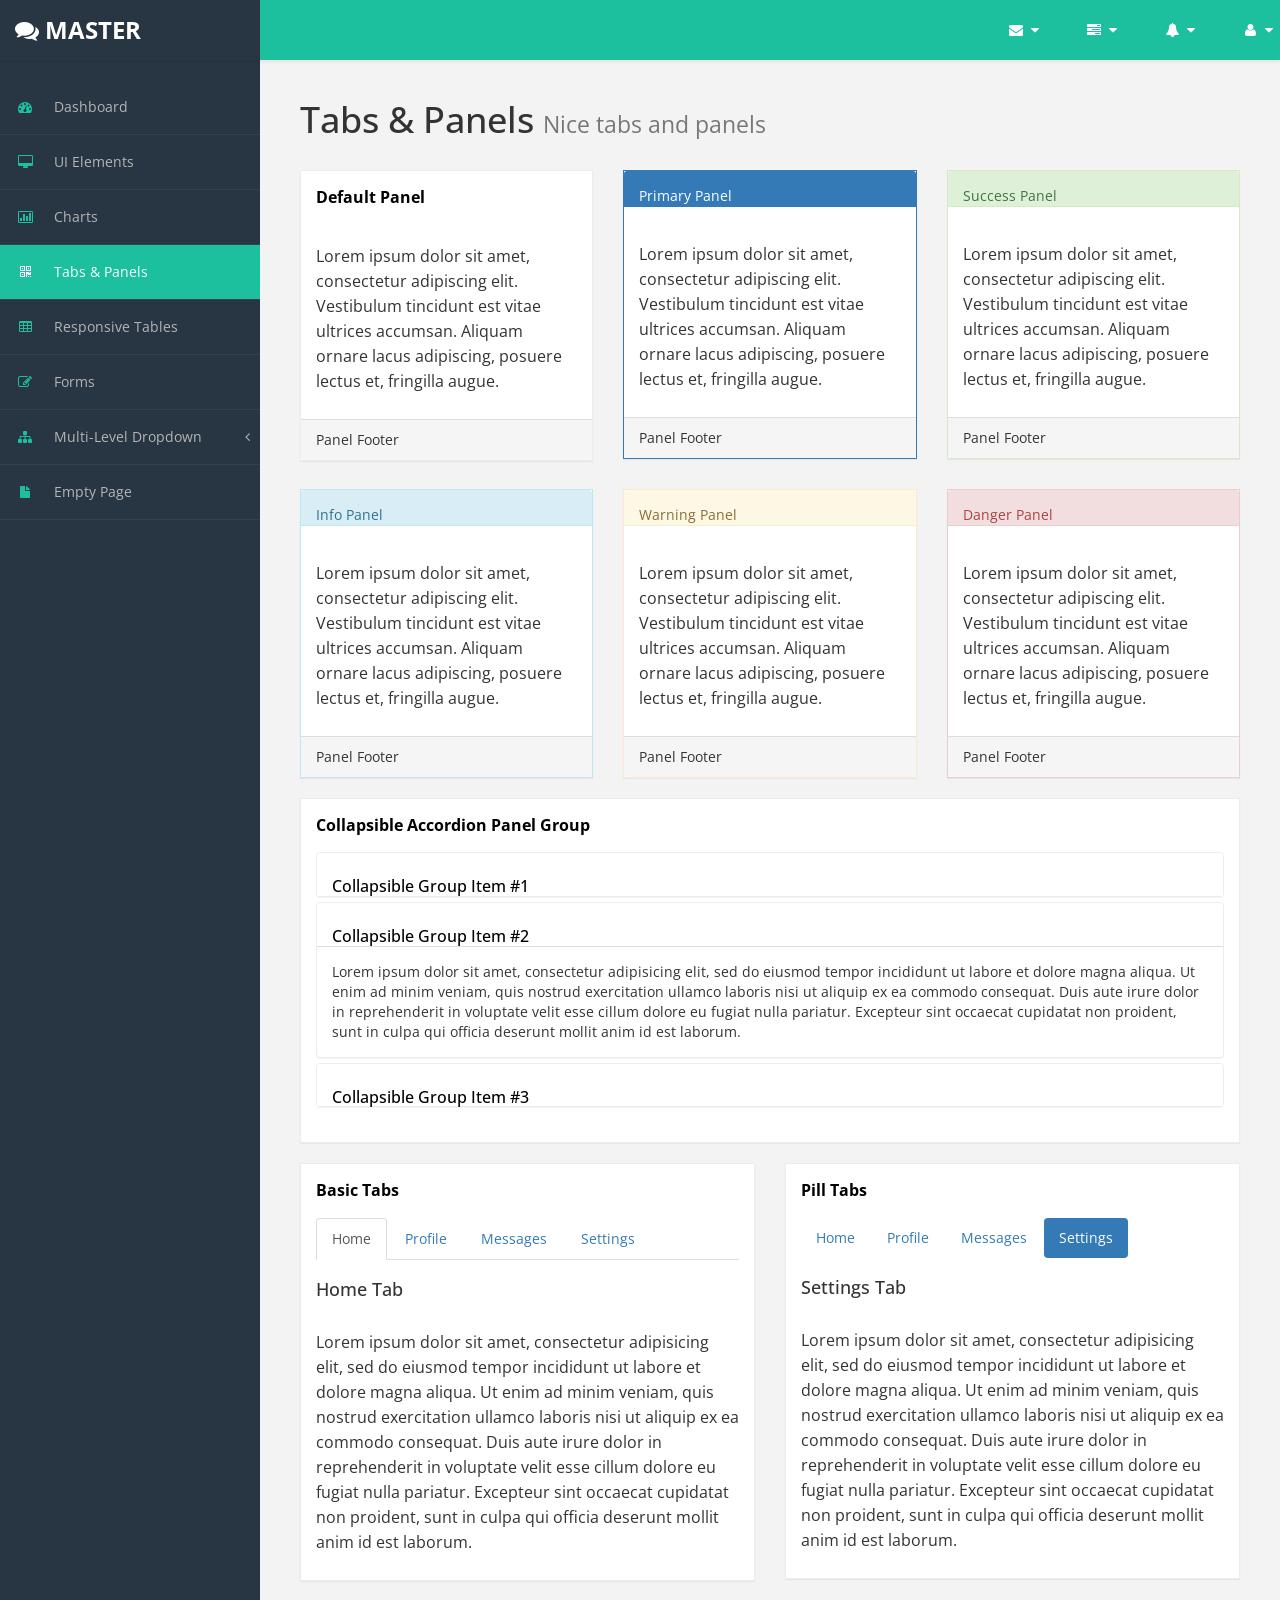
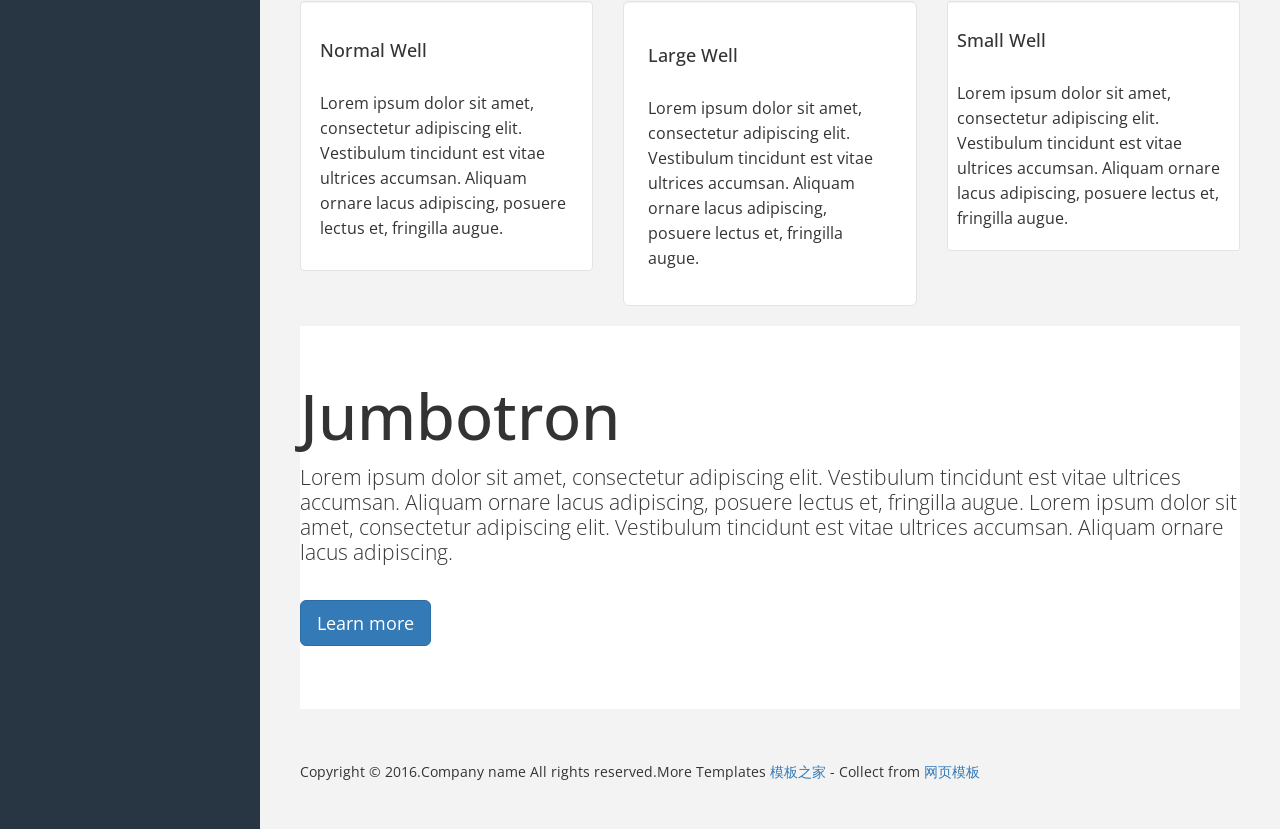
<file: dw-chart/src/main/resources/templates/tab-panel.html>
﻿<!DOCTYPE html>
<html xmlns="http://www.w3.org/1999/xhtml">
<head>
    <meta charset="utf-8"/>
    <meta name="viewport" content="width=device-width, initial-scale=1.0"/>
    <title></title>
    <!-- Bootstrap Styles-->
    <link href="../static/assets/css/bootstrap.css" rel="stylesheet"/>
    <!-- FontAwesome Styles-->
    <link href="../static/assets/css/font-awesome.css" rel="stylesheet"/>
    <!-- Custom Styles-->
    <link href="../static/assets/css/custom-styles.css" rel="stylesheet"/>
    <!-- Google Fonts-->
    <link href='http://fonts.googleapis.com/css?family=Open+Sans' rel='stylesheet' type='text/css'/>
</head>
<body>
<div id="wrapper">
    <nav class="navbar navbar-default top-navbar" role="navigation">
        <div class="navbar-header">
            <button type="button" class="navbar-toggle" data-toggle="collapse" data-target=".sidebar-collapse">
                <span class="sr-only">Toggle navigation</span>
                <span class="icon-bar"></span>
                <span class="icon-bar"></span>
                <span class="icon-bar"></span>
            </button>
            <a class="navbar-brand" href="index.html"><i class="fa fa-comments"></i> <strong>MASTER </strong></a>
        </div>

        <ul class="nav navbar-top-links navbar-right">
            <li class="dropdown">
                <a class="dropdown-toggle" data-toggle="dropdown" href="#" aria-expanded="false">
                    <i class="fa fa-envelope fa-fw"></i> <i class="fa fa-caret-down"></i>
                </a>
                <ul class="dropdown-menu dropdown-messages">
                    <li>
                        <a href="#">
                            <div>
                                <strong>John Doe</strong>
                                <span class="pull-right text-muted">
                                        <em>Today</em>
                                    </span>
                            </div>
                            <div>Lorem Ipsum has been the industry's standard dummy text ever since the 1500s...</div>
                        </a>
                    </li>
                    <li class="divider"></li>
                    <li>
                        <a href="#">
                            <div>
                                <strong>John Smith</strong>
                                <span class="pull-right text-muted">
                                        <em>Yesterday</em>
                                    </span>
                            </div>
                            <div>Lorem Ipsum has been the industry's standard dummy text ever since an kwilnw...</div>
                        </a>
                    </li>
                    <li class="divider"></li>
                    <li>
                        <a href="#">
                            <div>
                                <strong>John Smith</strong>
                                <span class="pull-right text-muted">
                                        <em>Yesterday</em>
                                    </span>
                            </div>
                            <div>Lorem Ipsum has been the industry's standard dummy text ever since the...</div>
                        </a>
                    </li>
                    <li class="divider"></li>
                    <li>
                        <a class="text-center" href="#">
                            <strong>Read All Messages</strong>
                            <i class="fa fa-angle-right"></i>
                        </a>
                    </li>
                </ul>
                <!-- /.dropdown-messages -->
            </li>
            <!-- /.dropdown -->
            <li class="dropdown">
                <a class="dropdown-toggle" data-toggle="dropdown" href="#" aria-expanded="false">
                    <i class="fa fa-tasks fa-fw"></i> <i class="fa fa-caret-down"></i>
                </a>
                <ul class="dropdown-menu dropdown-tasks">
                    <li>
                        <a href="#">
                            <div>
                                <p>
                                    <strong>Task 1</strong>
                                    <span class="pull-right text-muted">60% Complete</span>
                                </p>
                                <div class="progress progress-striped active">
                                    <div class="progress-bar progress-bar-success" role="progressbar" aria-valuenow="60"
                                         aria-valuemin="0" aria-valuemax="100" style="width: 60%">
                                        <span class="sr-only">60% Complete (success)</span>
                                    </div>
                                </div>
                            </div>
                        </a>
                    </li>
                    <li class="divider"></li>
                    <li>
                        <a href="#">
                            <div>
                                <p>
                                    <strong>Task 2</strong>
                                    <span class="pull-right text-muted">28% Complete</span>
                                </p>
                                <div class="progress progress-striped active">
                                    <div class="progress-bar progress-bar-info" role="progressbar" aria-valuenow="28"
                                         aria-valuemin="0" aria-valuemax="100" style="width: 28%">
                                        <span class="sr-only">28% Complete</span>
                                    </div>
                                </div>
                            </div>
                        </a>
                    </li>
                    <li class="divider"></li>
                    <li>
                        <a href="#">
                            <div>
                                <p>
                                    <strong>Task 3</strong>
                                    <span class="pull-right text-muted">60% Complete</span>
                                </p>
                                <div class="progress progress-striped active">
                                    <div class="progress-bar progress-bar-warning" role="progressbar" aria-valuenow="60"
                                         aria-valuemin="0" aria-valuemax="100" style="width: 60%">
                                        <span class="sr-only">60% Complete (warning)</span>
                                    </div>
                                </div>
                            </div>
                        </a>
                    </li>
                    <li class="divider"></li>
                    <li>
                        <a href="#">
                            <div>
                                <p>
                                    <strong>Task 4</strong>
                                    <span class="pull-right text-muted">85% Complete</span>
                                </p>
                                <div class="progress progress-striped active">
                                    <div class="progress-bar progress-bar-danger" role="progressbar" aria-valuenow="85"
                                         aria-valuemin="0" aria-valuemax="100" style="width: 85%">
                                        <span class="sr-only">85% Complete (danger)</span>
                                    </div>
                                </div>
                            </div>
                        </a>
                    </li>
                    <li class="divider"></li>
                    <li>
                        <a class="text-center" href="#">
                            <strong>See All Tasks</strong>
                            <i class="fa fa-angle-right"></i>
                        </a>
                    </li>
                </ul>
                <!-- /.dropdown-tasks -->
            </li>
            <!-- /.dropdown -->
            <li class="dropdown">
                <a class="dropdown-toggle" data-toggle="dropdown" href="#" aria-expanded="false">
                    <i class="fa fa-bell fa-fw"></i> <i class="fa fa-caret-down"></i>
                </a>
                <ul class="dropdown-menu dropdown-alerts">
                    <li>
                        <a href="#">
                            <div>
                                <i class="fa fa-comment fa-fw"></i> New Comment
                                <span class="pull-right text-muted small">4 min</span>
                            </div>
                        </a>
                    </li>
                    <li class="divider"></li>
                    <li>
                        <a href="#">
                            <div>
                                <i class="fa fa-twitter fa-fw"></i> 3 New Followers
                                <span class="pull-right text-muted small">12 min</span>
                            </div>
                        </a>
                    </li>
                    <li class="divider"></li>
                    <li>
                        <a href="#">
                            <div>
                                <i class="fa fa-envelope fa-fw"></i> Message Sent
                                <span class="pull-right text-muted small">4 min</span>
                            </div>
                        </a>
                    </li>
                    <li class="divider"></li>
                    <li>
                        <a href="#">
                            <div>
                                <i class="fa fa-tasks fa-fw"></i> New Task
                                <span class="pull-right text-muted small">4 min</span>
                            </div>
                        </a>
                    </li>
                    <li class="divider"></li>
                    <li>
                        <a href="#">
                            <div>
                                <i class="fa fa-upload fa-fw"></i> Server Rebooted
                                <span class="pull-right text-muted small">4 min</span>
                            </div>
                        </a>
                    </li>
                    <li class="divider"></li>
                    <li>
                        <a class="text-center" href="#">
                            <strong>See All Alerts</strong>
                            <i class="fa fa-angle-right"></i>
                        </a>
                    </li>
                </ul>
                <!-- /.dropdown-alerts -->
            </li>
            <!-- /.dropdown -->
            <li class="dropdown">
                <a class="dropdown-toggle" data-toggle="dropdown" href="#" aria-expanded="false">
                    <i class="fa fa-user fa-fw"></i> <i class="fa fa-caret-down"></i>
                </a>
                <ul class="dropdown-menu dropdown-user">
                    <li><a href="#"><i class="fa fa-user fa-fw"></i> User Profile</a>
                    </li>
                    <li><a href="#"><i class="fa fa-gear fa-fw"></i> Settings</a>
                    </li>
                    <li class="divider"></li>
                    <li><a href="#"><i class="fa fa-sign-out fa-fw"></i> Logout</a>
                    </li>
                </ul>
                <!-- /.dropdown-user -->
            </li>
            <!-- /.dropdown -->
        </ul>
    </nav>
    <!--/. NAV TOP  -->
    <nav class="navbar-default navbar-side" role="navigation">
        <div class="sidebar-collapse">
            <ul class="nav" id="main-menu">

                <li>
                    <a href="index.html"><i class="fa fa-dashboard"></i> Dashboard</a>
                </li>
                <li>
                    <a href="ui-elements.html"><i class="fa fa-desktop"></i> UI Elements</a>
                </li>
                <li>
                    <a href="chart.html"><i class="fa fa-bar-chart-o"></i> Charts</a>
                </li>
                <li>
                    <a href="tab-panel.html" class="active-menu"><i class="fa fa-qrcode"></i> Tabs & Panels</a>
                </li>

                <li>
                    <a href="table.html"><i class="fa fa-table"></i> Responsive Tables</a>
                </li>
                <li>
                    <a href="form.html"><i class="fa fa-edit"></i> Forms </a>
                </li>


                <li>
                    <a href="#"><i class="fa fa-sitemap"></i> Multi-Level Dropdown<span class="fa arrow"></span></a>
                    <ul class="nav nav-second-level">
                        <li>
                            <a href="#">Second Level Link</a>
                        </li>
                        <li>
                            <a href="#">Second Level Link</a>
                        </li>
                        <li>
                            <a href="#">Second Level Link<span class="fa arrow"></span></a>
                            <ul class="nav nav-third-level">
                                <li>
                                    <a href="#">Third Level Link</a>
                                </li>
                                <li>
                                    <a href="#">Third Level Link</a>
                                </li>
                                <li>
                                    <a href="#">Third Level Link</a>
                                </li>

                            </ul>

                        </li>
                    </ul>
                </li>
                <li>
                    <a href="empty.html"><i class="fa fa-fw fa-file"></i> Empty Page</a>
                </li>
            </ul>

        </div>

    </nav>
    <!-- /. NAV SIDE  -->
    <div id="page-wrapper">
        <div id="page-inner">
            <div class="row">
                <div class="col-md-12">
                    <h1 class="page-header">
                        Tabs & Panels <small>Nice tabs and panels</small>
                    </h1>
                </div>
            </div>
            <!-- /. ROW  -->

            <div class="row">
                <div class="col-md-4 col-sm-4">
                    <div class="panel panel-default">
                        <div class="panel-heading">
                            Default Panel
                        </div>
                        <div class="panel-body">
                            <p>Lorem ipsum dolor sit amet, consectetur adipiscing elit. Vestibulum tincidunt est vitae
                                ultrices accumsan. Aliquam ornare lacus adipiscing, posuere lectus et, fringilla
                                augue.</p>
                        </div>
                        <div class="panel-footer">
                            Panel Footer
                        </div>
                    </div>
                </div>
                <div class="col-md-4 col-sm-4">
                    <div class="panel panel-primary">
                        <div class="panel-heading">
                            Primary Panel
                        </div>
                        <div class="panel-body">
                            <p>Lorem ipsum dolor sit amet, consectetur adipiscing elit. Vestibulum tincidunt est vitae
                                ultrices accumsan. Aliquam ornare lacus adipiscing, posuere lectus et, fringilla
                                augue.</p>
                        </div>
                        <div class="panel-footer">
                            Panel Footer
                        </div>
                    </div>
                </div>
                <div class="col-md-4 col-sm-4">
                    <div class="panel panel-success">
                        <div class="panel-heading">
                            Success Panel
                        </div>
                        <div class="panel-body">
                            <p>Lorem ipsum dolor sit amet, consectetur adipiscing elit. Vestibulum tincidunt est vitae
                                ultrices accumsan. Aliquam ornare lacus adipiscing, posuere lectus et, fringilla
                                augue.</p>
                        </div>
                        <div class="panel-footer">
                            Panel Footer
                        </div>
                    </div>
                </div>
            </div>
            <!-- /. ROW  -->
            <div class="row">
                <div class="col-md-4 col-sm-4">
                    <div class="panel panel-info">
                        <div class="panel-heading">
                            Info Panel
                        </div>
                        <div class="panel-body">
                            <p>Lorem ipsum dolor sit amet, consectetur adipiscing elit. Vestibulum tincidunt est vitae
                                ultrices accumsan. Aliquam ornare lacus adipiscing, posuere lectus et, fringilla
                                augue.</p>
                        </div>
                        <div class="panel-footer">
                            Panel Footer
                        </div>
                    </div>
                </div>
                <div class="col-md-4 col-sm-4">
                    <div class="panel panel-warning">
                        <div class="panel-heading">
                            Warning Panel
                        </div>
                        <div class="panel-body">
                            <p>Lorem ipsum dolor sit amet, consectetur adipiscing elit. Vestibulum tincidunt est vitae
                                ultrices accumsan. Aliquam ornare lacus adipiscing, posuere lectus et, fringilla
                                augue.</p>
                        </div>
                        <div class="panel-footer">
                            Panel Footer
                        </div>
                    </div>
                </div>
                <div class="col-md-4 col-sm-4">
                    <div class="panel panel-danger">
                        <div class="panel-heading">
                            Danger Panel
                        </div>
                        <div class="panel-body">
                            <p>Lorem ipsum dolor sit amet, consectetur adipiscing elit. Vestibulum tincidunt est vitae
                                ultrices accumsan. Aliquam ornare lacus adipiscing, posuere lectus et, fringilla
                                augue.</p>
                        </div>
                        <div class="panel-footer">
                            Panel Footer
                        </div>
                    </div>
                </div>
            </div>
            <!-- /. ROW  -->
            <div class="row">
                <div class="col-md-12">
                    <div class="panel panel-default">
                        <div class="panel-heading">
                            Collapsible Accordion Panel Group
                        </div>
                        <div class="panel-body">
                            <div class="panel-group" id="accordion">
                                <div class="panel panel-default">
                                    <div class="panel-heading">
                                        <h4 class="panel-title">
                                            <a data-toggle="collapse" data-parent="#accordion" href="#collapseOne"
                                               class="collapsed">Collapsible Group Item #1</a>
                                        </h4>
                                    </div>
                                    <div id="collapseOne" class="panel-collapse collapse" style="height: 0px;">
                                        <div class="panel-body">
                                            Lorem ipsum dolor sit amet, consectetur adipisicing elit, sed do eiusmod
                                            tempor incididunt ut labore et dolore magna aliqua. Ut enim ad minim veniam,
                                            quis nostrud exercitation ullamco laboris nisi ut aliquip ex ea commodo
                                            consequat. Duis aute irure dolor in reprehenderit in voluptate velit esse
                                            cillum dolore eu fugiat nulla pariatur. Excepteur sint occaecat cupidatat
                                            non proident, sunt in culpa qui officia deserunt mollit anim id est laborum.
                                        </div>
                                    </div>
                                </div>
                                <div class="panel panel-default">
                                    <div class="panel-heading">
                                        <h4 class="panel-title">
                                            <a data-toggle="collapse" data-parent="#accordion" href="#collapseTwo">Collapsible
                                                Group Item #2</a>
                                        </h4>
                                    </div>
                                    <div id="collapseTwo" class="panel-collapse in" style="height: auto;">
                                        <div class="panel-body">
                                            Lorem ipsum dolor sit amet, consectetur adipisicing elit, sed do eiusmod
                                            tempor incididunt ut labore et dolore magna aliqua. Ut enim ad minim veniam,
                                            quis nostrud exercitation ullamco laboris nisi ut aliquip ex ea commodo
                                            consequat. Duis aute irure dolor in reprehenderit in voluptate velit esse
                                            cillum dolore eu fugiat nulla pariatur. Excepteur sint occaecat cupidatat
                                            non proident, sunt in culpa qui officia deserunt mollit anim id est laborum.
                                        </div>
                                    </div>
                                </div>
                                <div class="panel panel-default">
                                    <div class="panel-heading">
                                        <h4 class="panel-title">
                                            <a data-toggle="collapse" data-parent="#accordion" href="#collapseThree"
                                               class="collapsed">Collapsible Group Item #3</a>
                                        </h4>
                                    </div>
                                    <div id="collapseThree" class="panel-collapse collapse">
                                        <div class="panel-body">
                                            Lorem ipsum dolor sit amet, consectetur adipisicing elit, sed do eiusmod
                                            tempor incididunt ut labore et dolore magna aliqua. Ut enim ad minim veniam,
                                            quis nostrud exercitation ullamco laboris nisi ut aliquip ex ea commodo
                                            consequat. Duis aute irure dolor in reprehenderit in voluptate velit esse
                                            cillum dolore eu fugiat nulla pariatur. Excepteur sint occaecat cupidatat
                                            non proident, sunt in culpa qui officia deserunt mollit anim id est laborum.
                                        </div>
                                    </div>
                                </div>
                            </div>
                        </div>
                    </div>
                </div>
            </div>
            <!-- /. ROW  -->
            <div class="row">
                <div class="col-md-6 col-sm-6">
                    <div class="panel panel-default">
                        <div class="panel-heading">
                            Basic Tabs
                        </div>
                        <div class="panel-body">
                            <ul class="nav nav-tabs">
                                <li class="active"><a href="#home" data-toggle="tab">Home</a>
                                </li>
                                <li class=""><a href="#profile" data-toggle="tab">Profile</a>
                                </li>
                                <li class=""><a href="#messages" data-toggle="tab">Messages</a>
                                </li>
                                <li class=""><a href="#settings" data-toggle="tab">Settings</a>
                                </li>
                            </ul>

                            <div class="tab-content">
                                <div class="tab-pane fade active in" id="home">
                                    <h4>Home Tab</h4>
                                    <p>Lorem ipsum dolor sit amet, consectetur adipisicing elit, sed do eiusmod tempor
                                        incididunt ut labore et dolore magna aliqua. Ut enim ad minim veniam, quis
                                        nostrud exercitation ullamco laboris nisi ut aliquip ex ea commodo consequat.
                                        Duis aute irure dolor in reprehenderit in voluptate velit esse cillum dolore eu
                                        fugiat nulla pariatur. Excepteur sint occaecat cupidatat non proident, sunt in
                                        culpa qui officia deserunt mollit anim id est laborum.</p>
                                </div>
                                <div class="tab-pane fade" id="profile">
                                    <h4>Profile Tab</h4>
                                    <p>Lorem ipsum dolor sit amet, consectetur adipisicing elit, sed do eiusmod tempor
                                        incididunt ut labore et dolore magna aliqua. Ut enim ad minim veniam, quis
                                        nostrud exercitation ullamco laboris nisi ut aliquip ex ea commodo consequat.
                                        Duis aute irure dolor in reprehenderit in voluptate velit esse cillum dolore eu
                                        fugiat nulla pariatur. Excepteur sint occaecat cupidatat non proident, sunt in
                                        culpa qui officia deserunt mollit anim id est laborum.</p>
                                </div>
                                <div class="tab-pane fade" id="messages">
                                    <h4>Messages Tab</h4>
                                    <p>Lorem ipsum dolor sit amet, consectetur adipisicing elit, sed do eiusmod tempor
                                        incididunt ut labore et dolore magna aliqua. Ut enim ad minim veniam, quis
                                        nostrud exercitation ullamco laboris nisi ut aliquip ex ea commodo consequat.
                                        Duis aute irure dolor in reprehenderit in voluptate velit esse cillum dolore eu
                                        fugiat nulla pariatur. Excepteur sint occaecat cupidatat non proident, sunt in
                                        culpa qui officia deserunt mollit anim id est laborum.</p>
                                </div>
                                <div class="tab-pane fade" id="settings">
                                    <h4>Settings Tab</h4>
                                    <p>Lorem ipsum dolor sit amet, consectetur adipisicing elit, sed do eiusmod tempor
                                        incididunt ut labore et dolore magna aliqua. Ut enim ad minim veniam, quis
                                        nostrud exercitation ullamco laboris nisi ut aliquip ex ea commodo consequat.
                                        Duis aute irure dolor in reprehenderit in voluptate velit esse cillum dolore eu
                                        fugiat nulla pariatur. Excepteur sint occaecat cupidatat non proident, sunt in
                                        culpa qui officia deserunt mollit anim id est laborum.</p>
                                </div>
                            </div>
                        </div>
                    </div>
                </div>
                <div class="col-md-6 col-sm-6">
                    <div class="panel panel-default">
                        <div class="panel-heading">
                            Pill Tabs
                        </div>
                        <div class="panel-body">
                            <ul class="nav nav-pills">
                                <li class=""><a href="#home-pills" data-toggle="tab">Home</a>
                                </li>
                                <li class=""><a href="#profile-pills" data-toggle="tab">Profile</a>
                                </li>
                                <li class=""><a href="#messages-pills" data-toggle="tab">Messages</a>
                                </li>
                                <li class="active"><a href="#settings-pills" data-toggle="tab">Settings</a>
                                </li>
                            </ul>

                            <div class="tab-content">
                                <div class="tab-pane fade" id="home-pills">
                                    <h4>Home Tab</h4>
                                    <p>Lorem ipsum dolor sit amet, consectetur adipisicing elit, sed do eiusmod tempor
                                        incididunt ut labore et dolore magna aliqua. Ut enim ad minim veniam, quis
                                        nostrud exercitation ullamco laboris nisi ut aliquip ex ea commodo consequat.
                                        Duis aute irure dolor in reprehenderit in voluptate velit esse cillum dolore eu
                                        fugiat nulla pariatur. Excepteur sint occaecat cupidatat non proident, sunt in
                                        culpa qui officia deserunt mollit anim id est laborum.</p>
                                </div>
                                <div class="tab-pane fade" id="profile-pills">
                                    <h4>Profile Tab</h4>
                                    <p>Lorem ipsum dolor sit amet, consectetur adipisicing elit, sed do eiusmod tempor
                                        incididunt ut labore et dolore magna aliqua. Ut enim ad minim veniam, quis
                                        nostrud exercitation ullamco laboris nisi ut aliquip ex ea commodo consequat.
                                        Duis aute irure dolor in reprehenderit in voluptate velit esse cillum dolore eu
                                        fugiat nulla pariatur. Excepteur sint occaecat cupidatat non proident, sunt in
                                        culpa qui officia deserunt mollit anim id est laborum.</p>
                                </div>
                                <div class="tab-pane fade" id="messages-pills">
                                    <h4>Messages Tab</h4>
                                    <p>Lorem ipsum dolor sit amet, consectetur adipisicing elit, sed do eiusmod tempor
                                        incididunt ut labore et dolore magna aliqua. Ut enim ad minim veniam, quis
                                        nostrud exercitation ullamco laboris nisi ut aliquip ex ea commodo consequat.
                                        Duis aute irure dolor in reprehenderit in voluptate velit esse cillum dolore eu
                                        fugiat nulla pariatur. Excepteur sint occaecat cupidatat non proident, sunt in
                                        culpa qui officia deserunt mollit anim id est laborum.</p>
                                </div>
                                <div class="tab-pane fade active in" id="settings-pills">
                                    <h4>Settings Tab</h4>
                                    <p>Lorem ipsum dolor sit amet, consectetur adipisicing elit, sed do eiusmod tempor
                                        incididunt ut labore et dolore magna aliqua. Ut enim ad minim veniam, quis
                                        nostrud exercitation ullamco laboris nisi ut aliquip ex ea commodo consequat.
                                        Duis aute irure dolor in reprehenderit in voluptate velit esse cillum dolore eu
                                        fugiat nulla pariatur. Excepteur sint occaecat cupidatat non proident, sunt in
                                        culpa qui officia deserunt mollit anim id est laborum.</p>
                                </div>
                            </div>
                        </div>
                    </div>
                </div>
            </div>
            <!-- /. ROW  -->
            <div class="row">
                <div class="col-md-4 col-sm-4">
                    <div class="well">
                        <h4>Normal Well</h4>
                        <p>Lorem ipsum dolor sit amet, consectetur adipiscing elit. Vestibulum tincidunt est vitae
                            ultrices accumsan. Aliquam ornare lacus adipiscing, posuere lectus et, fringilla augue.</p>
                    </div>
                </div>
                <div class="col-md-4 col-sm-4">
                    <div class="well well-lg">
                        <h4>Large Well</h4>
                        <p>Lorem ipsum dolor sit amet, consectetur adipiscing elit. Vestibulum tincidunt est vitae
                            ultrices accumsan. Aliquam ornare lacus adipiscing, posuere lectus et, fringilla augue.</p>
                    </div>
                </div>
                <div class="col-md-4 col-sm-4">
                    <div class="well well-sm">
                        <h4>Small Well</h4>
                        <p>Lorem ipsum dolor sit amet, consectetur adipiscing elit. Vestibulum tincidunt est vitae
                            ultrices accumsan. Aliquam ornare lacus adipiscing, posuere lectus et, fringilla augue.</p>
                    </div>
                </div>
            </div>
            <!-- /. ROW  -->
            <div class="row">
                <div class="col-md-12">
                    <div class="jumbotron">
                        <h1>Jumbotron</h1>
                        <p>Lorem ipsum dolor sit amet, consectetur adipiscing elit. Vestibulum tincidunt est vitae
                            ultrices accumsan. Aliquam ornare lacus adipiscing, posuere lectus et, fringilla augue.
                            Lorem ipsum dolor sit amet, consectetur adipiscing elit. Vestibulum tincidunt est vitae
                            ultrices accumsan. Aliquam ornare lacus adipiscing.</p>
                        <p>
                            <a class="btn btn-primary btn-lg" role="button">Learn more</a>
                        </p>
                    </div>
                </div>
            </div>
            <!-- /. ROW  -->
            <footer><p>Copyright &copy; 2016.Company name All rights reserved.More Templates <a
                    href="http://www.cssmoban.com/" target="_blank" title="模板之家">模板之家</a> - Collect from <a
                    href="http://www.cssmoban.com/" title="网页模板" target="_blank">网页模板</a></p></footer>
        </div>
        <!-- /. PAGE INNER  -->
    </div>
    <!-- /. PAGE WRAPPER  -->
</div>
<!-- /. WRAPPER  -->
<!-- JS Scripts-->
<!-- jQuery Js -->
<script src="../static/assets/js/jquery-1.10.2.js"></script>
<!-- Bootstrap Js -->
<script src="../static/assets/js/bootstrap.min.js"></script>
<!-- Metis Menu Js -->
<script src="../static/assets/js/jquery.metisMenu.js"></script>
<!-- Custom Js -->
<script src="../static/assets/js/custom-scripts.js"></script>


</body>
</html>
</file>
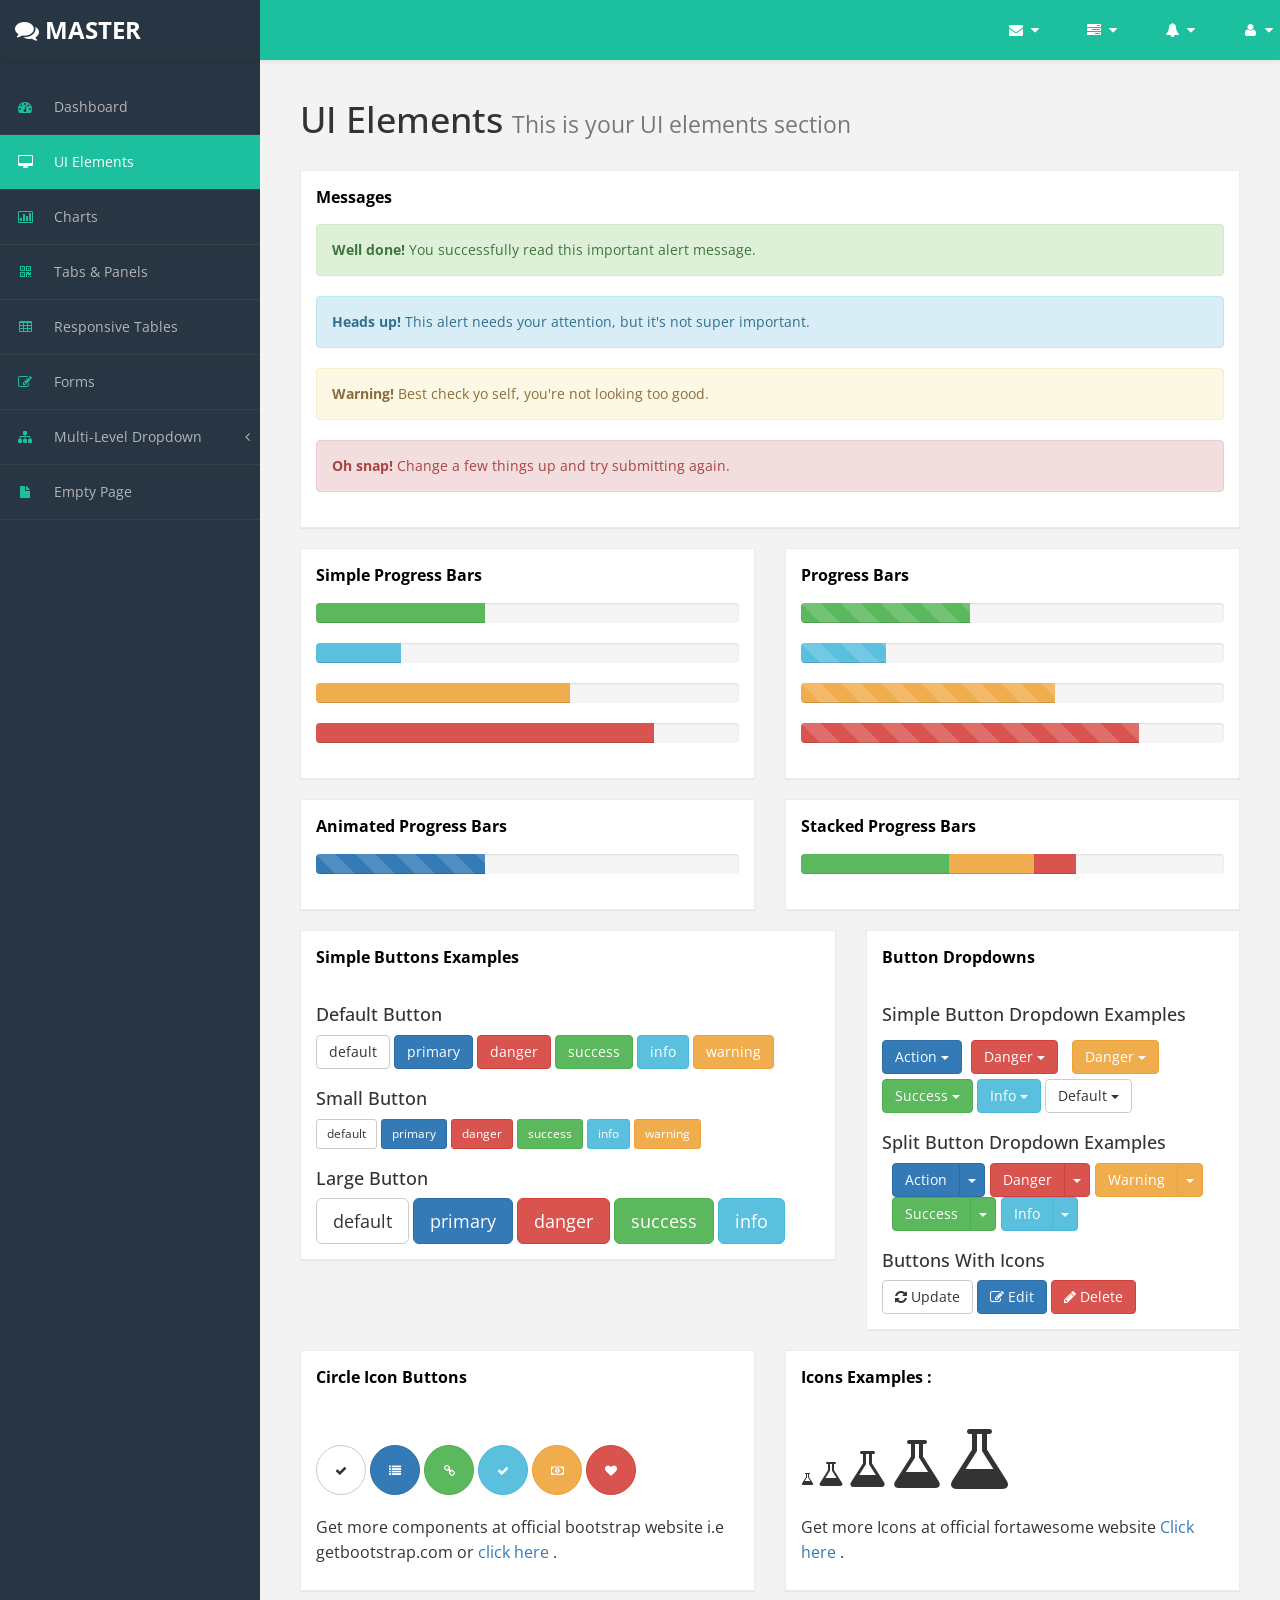
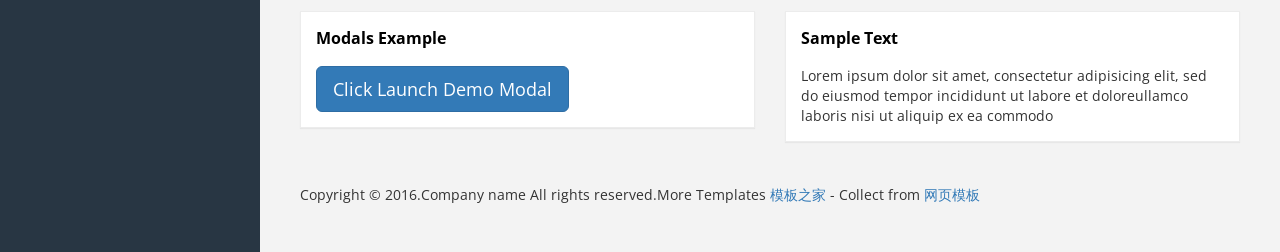
<file: dw-chart/src/main/resources/templates/ui-elements.html>
﻿<!DOCTYPE html>
<html xmlns="http://www.w3.org/1999/xhtml">
<head>
    <meta charset="utf-8"/>
    <meta name="viewport" content="width=device-width, initial-scale=1.0"/>
    <title></title>
    <!-- Bootstrap Styles-->
    <link href="../static/assets/css/bootstrap.css" rel="stylesheet"/>
    <!-- FontAwesome Styles-->
    <link href="../static/assets/css/font-awesome.css" rel="stylesheet"/>
    <!-- Custom Styles-->
    <link href="../static/assets/css/custom-styles.css" rel="stylesheet"/>
    <!-- Google Fonts-->
    <link href='http://fonts.googleapis.com/css?family=Open+Sans' rel='stylesheet' type='text/css'/>
</head>
<body>
<div id="wrapper">
    <nav class="navbar navbar-default top-navbar" role="navigation">
        <div class="navbar-header">
            <button type="button" class="navbar-toggle" data-toggle="collapse" data-target=".sidebar-collapse">
                <span class="sr-only">Toggle navigation</span>
                <span class="icon-bar"></span>
                <span class="icon-bar"></span>
                <span class="icon-bar"></span>
            </button>
            <a class="navbar-brand" href="index.html"><i class="fa fa-comments"></i> <strong>MASTER </strong></a>
        </div>

        <ul class="nav navbar-top-links navbar-right">
            <li class="dropdown">
                <a class="dropdown-toggle" data-toggle="dropdown" href="#" aria-expanded="false">
                    <i class="fa fa-envelope fa-fw"></i> <i class="fa fa-caret-down"></i>
                </a>
                <ul class="dropdown-menu dropdown-messages">
                    <li>
                        <a href="#">
                            <div>
                                <strong>John Doe</strong>
                                <span class="pull-right text-muted">
                                        <em>Today</em>
                                    </span>
                            </div>
                            <div>Lorem Ipsum has been the industry's standard dummy text ever since the 1500s...</div>
                        </a>
                    </li>
                    <li class="divider"></li>
                    <li>
                        <a href="#">
                            <div>
                                <strong>John Smith</strong>
                                <span class="pull-right text-muted">
                                        <em>Yesterday</em>
                                    </span>
                            </div>
                            <div>Lorem Ipsum has been the industry's standard dummy text ever since an kwilnw...</div>
                        </a>
                    </li>
                    <li class="divider"></li>
                    <li>
                        <a href="#">
                            <div>
                                <strong>John Smith</strong>
                                <span class="pull-right text-muted">
                                        <em>Yesterday</em>
                                    </span>
                            </div>
                            <div>Lorem Ipsum has been the industry's standard dummy text ever since the...</div>
                        </a>
                    </li>
                    <li class="divider"></li>
                    <li>
                        <a class="text-center" href="#">
                            <strong>Read All Messages</strong>
                            <i class="fa fa-angle-right"></i>
                        </a>
                    </li>
                </ul>
                <!-- /.dropdown-messages -->
            </li>
            <!-- /.dropdown -->
            <li class="dropdown">
                <a class="dropdown-toggle" data-toggle="dropdown" href="#" aria-expanded="false">
                    <i class="fa fa-tasks fa-fw"></i> <i class="fa fa-caret-down"></i>
                </a>
                <ul class="dropdown-menu dropdown-tasks">
                    <li>
                        <a href="#">
                            <div>
                                <p>
                                    <strong>Task 1</strong>
                                    <span class="pull-right text-muted">60% Complete</span>
                                </p>
                                <div class="progress progress-striped active">
                                    <div class="progress-bar progress-bar-success" role="progressbar" aria-valuenow="60"
                                         aria-valuemin="0" aria-valuemax="100" style="width: 60%">
                                        <span class="sr-only">60% Complete (success)</span>
                                    </div>
                                </div>
                            </div>
                        </a>
                    </li>
                    <li class="divider"></li>
                    <li>
                        <a href="#">
                            <div>
                                <p>
                                    <strong>Task 2</strong>
                                    <span class="pull-right text-muted">28% Complete</span>
                                </p>
                                <div class="progress progress-striped active">
                                    <div class="progress-bar progress-bar-info" role="progressbar" aria-valuenow="28"
                                         aria-valuemin="0" aria-valuemax="100" style="width: 28%">
                                        <span class="sr-only">28% Complete</span>
                                    </div>
                                </div>
                            </div>
                        </a>
                    </li>
                    <li class="divider"></li>
                    <li>
                        <a href="#">
                            <div>
                                <p>
                                    <strong>Task 3</strong>
                                    <span class="pull-right text-muted">60% Complete</span>
                                </p>
                                <div class="progress progress-striped active">
                                    <div class="progress-bar progress-bar-warning" role="progressbar" aria-valuenow="60"
                                         aria-valuemin="0" aria-valuemax="100" style="width: 60%">
                                        <span class="sr-only">60% Complete (warning)</span>
                                    </div>
                                </div>
                            </div>
                        </a>
                    </li>
                    <li class="divider"></li>
                    <li>
                        <a href="#">
                            <div>
                                <p>
                                    <strong>Task 4</strong>
                                    <span class="pull-right text-muted">85% Complete</span>
                                </p>
                                <div class="progress progress-striped active">
                                    <div class="progress-bar progress-bar-danger" role="progressbar" aria-valuenow="85"
                                         aria-valuemin="0" aria-valuemax="100" style="width: 85%">
                                        <span class="sr-only">85% Complete (danger)</span>
                                    </div>
                                </div>
                            </div>
                        </a>
                    </li>
                    <li class="divider"></li>
                    <li>
                        <a class="text-center" href="#">
                            <strong>See All Tasks</strong>
                            <i class="fa fa-angle-right"></i>
                        </a>
                    </li>
                </ul>
                <!-- /.dropdown-tasks -->
            </li>
            <!-- /.dropdown -->
            <li class="dropdown">
                <a class="dropdown-toggle" data-toggle="dropdown" href="#" aria-expanded="false">
                    <i class="fa fa-bell fa-fw"></i> <i class="fa fa-caret-down"></i>
                </a>
                <ul class="dropdown-menu dropdown-alerts">
                    <li>
                        <a href="#">
                            <div>
                                <i class="fa fa-comment fa-fw"></i> New Comment
                                <span class="pull-right text-muted small">4 min</span>
                            </div>
                        </a>
                    </li>
                    <li class="divider"></li>
                    <li>
                        <a href="#">
                            <div>
                                <i class="fa fa-twitter fa-fw"></i> 3 New Followers
                                <span class="pull-right text-muted small">12 min</span>
                            </div>
                        </a>
                    </li>
                    <li class="divider"></li>
                    <li>
                        <a href="#">
                            <div>
                                <i class="fa fa-envelope fa-fw"></i> Message Sent
                                <span class="pull-right text-muted small">4 min</span>
                            </div>
                        </a>
                    </li>
                    <li class="divider"></li>
                    <li>
                        <a href="#">
                            <div>
                                <i class="fa fa-tasks fa-fw"></i> New Task
                                <span class="pull-right text-muted small">4 min</span>
                            </div>
                        </a>
                    </li>
                    <li class="divider"></li>
                    <li>
                        <a href="#">
                            <div>
                                <i class="fa fa-upload fa-fw"></i> Server Rebooted
                                <span class="pull-right text-muted small">4 min</span>
                            </div>
                        </a>
                    </li>
                    <li class="divider"></li>
                    <li>
                        <a class="text-center" href="#">
                            <strong>See All Alerts</strong>
                            <i class="fa fa-angle-right"></i>
                        </a>
                    </li>
                </ul>
                <!-- /.dropdown-alerts -->
            </li>
            <!-- /.dropdown -->
            <li class="dropdown">
                <a class="dropdown-toggle" data-toggle="dropdown" href="#" aria-expanded="false">
                    <i class="fa fa-user fa-fw"></i> <i class="fa fa-caret-down"></i>
                </a>
                <ul class="dropdown-menu dropdown-user">
                    <li><a href="#"><i class="fa fa-user fa-fw"></i> User Profile</a>
                    </li>
                    <li><a href="#"><i class="fa fa-gear fa-fw"></i> Settings</a>
                    </li>
                    <li class="divider"></li>
                    <li><a href="#"><i class="fa fa-sign-out fa-fw"></i> Logout</a>
                    </li>
                </ul>
                <!-- /.dropdown-user -->
            </li>
            <!-- /.dropdown -->
        </ul>
    </nav>
    <!--/. NAV TOP  -->
    <nav class="navbar-default navbar-side" role="navigation">
        <div class="sidebar-collapse">
            <ul class="nav" id="main-menu">

                <li>
                    <a href="index.html"><i class="fa fa-dashboard"></i> Dashboard</a>
                </li>
                <li>
                    <a href="ui-elements.html" class="active-menu"><i class="fa fa-desktop"></i> UI Elements</a>
                </li>
                <li>
                    <a href="chart.html"><i class="fa fa-bar-chart-o"></i> Charts</a>
                </li>
                <li>
                    <a href="tab-panel.html"><i class="fa fa-qrcode"></i> Tabs & Panels</a>
                </li>

                <li>
                    <a href="table.html"><i class="fa fa-table"></i> Responsive Tables</a>
                </li>
                <li>
                    <a href="form.html"><i class="fa fa-edit"></i> Forms </a>
                </li>


                <li>
                    <a href="#"><i class="fa fa-sitemap"></i> Multi-Level Dropdown<span class="fa arrow"></span></a>
                    <ul class="nav nav-second-level">
                        <li>
                            <a href="#">Second Level Link</a>
                        </li>
                        <li>
                            <a href="#">Second Level Link</a>
                        </li>
                        <li>
                            <a href="#">Second Level Link<span class="fa arrow"></span></a>
                            <ul class="nav nav-third-level">
                                <li>
                                    <a href="#">Third Level Link</a>
                                </li>
                                <li>
                                    <a href="#">Third Level Link</a>
                                </li>
                                <li>
                                    <a href="#">Third Level Link</a>
                                </li>

                            </ul>

                        </li>
                    </ul>
                </li>
                <li>
                    <a href="empty.html"><i class="fa fa-fw fa-file"></i> Empty Page</a>
                </li>
            </ul>

        </div>

    </nav>
    <!-- /. NAV SIDE  -->
    <div id="page-wrapper">
        <div id="page-inner">
            <div class="row">
                <div class="col-md-12">
                    <h1 class="page-header">
                        UI Elements <small>This is your UI elements section</small>
                    </h1>
                </div>
            </div>
            <!-- /. ROW  -->


            <div class="row">

                <div class="col-md-12">
                    <div class="panel panel-default">
                        <div class="panel-heading">
                            Messages
                        </div>

                        <div class="panel-body">
                            <div class="alert alert-success">
                                <strong>Well done!</strong> You successfully read this important alert message.
                            </div>
                            <div class="alert alert-info">
                                <strong>Heads up!</strong> This alert needs your attention, but it's not super
                                important.
                            </div>
                            <div class="alert alert-warning">
                                <strong>Warning!</strong> Best check yo self, you're not looking too good.
                            </div>
                            <div class="alert alert-danger">
                                <strong>Oh snap!</strong> Change a few things up and try submitting again.
                            </div>
                        </div>
                    </div>
                </div>
            </div>

            <div class="row">
                <div class="col-md-6">
                    <div class="panel panel-default">
                        <div class="panel-heading">
                            Simple Progress Bars
                        </div>

                        <div class="panel-body">
                            <div class="progress">
                                <div class="progress-bar progress-bar-success" role="progressbar" aria-valuenow="40"
                                     aria-valuemin="0" aria-valuemax="100" style="width: 40%">
                                    <span class="sr-only">40% Complete (success)</span>
                                </div>
                            </div>
                            <div class="progress">
                                <div class="progress-bar progress-bar-info" role="progressbar" aria-valuenow="20"
                                     aria-valuemin="0" aria-valuemax="100" style="width: 20%">
                                    <span class="sr-only">20% Complete</span>
                                </div>
                            </div>
                            <div class="progress">
                                <div class="progress-bar progress-bar-warning" role="progressbar" aria-valuenow="60"
                                     aria-valuemin="0" aria-valuemax="100" style="width: 60%">
                                    <span class="sr-only">60% Complete (warning)</span>
                                </div>
                            </div>
                            <div class="progress">
                                <div class="progress-bar progress-bar-danger" role="progressbar" aria-valuenow="80"
                                     aria-valuemin="0" aria-valuemax="100" style="width: 80%">
                                    <span class="sr-only">80% Complete</span>
                                </div>
                            </div>
                        </div>
                    </div>
                </div>
                <div class="col-md-6">
                    <div class="panel panel-default">
                        <div class="panel-heading">
                            Progress Bars
                        </div>

                        <div class="panel-body">
                            <div class="progress progress-striped">
                                <div class="progress-bar progress-bar-success" role="progressbar" aria-valuenow="40"
                                     aria-valuemin="0" aria-valuemax="100" style="width: 40%">
                                    <span class="sr-only">40% Complete (success)</span>
                                </div>
                            </div>
                            <div class="progress progress-striped">
                                <div class="progress-bar progress-bar-info" role="progressbar" aria-valuenow="20"
                                     aria-valuemin="0" aria-valuemax="100" style="width: 20%">
                                    <span class="sr-only">20% Complete</span>
                                </div>
                            </div>
                            <div class="progress progress-striped">
                                <div class="progress-bar progress-bar-warning" role="progressbar" aria-valuenow="60"
                                     aria-valuemin="0" aria-valuemax="100" style="width: 60%">
                                    <span class="sr-only">60% Complete (warning)</span>
                                </div>
                            </div>
                            <div class="progress progress-striped">
                                <div class="progress-bar progress-bar-danger" role="progressbar" aria-valuenow="80"
                                     aria-valuemin="0" aria-valuemax="100" style="width: 80%">
                                    <span class="sr-only">80% Complete</span>
                                </div>
                            </div>
                        </div>
                    </div>
                </div>
            </div>
            <!-- /. ROW  -->
            <div class="row">
                <div class="col-md-6">
                    <div class="panel panel-default">
                        <div class="panel-heading">
                            Animated Progress Bars
                        </div>

                        <div class="panel-body">
                            <div class="progress progress-striped active">
                                <div class="progress-bar progress-bar-primary" role="progressbar" aria-valuenow="40"
                                     aria-valuemin="0" aria-valuemax="100" style="width: 40%">
                                    <span class="sr-only">40% Complete (success)</span>
                                </div>
                            </div>
                        </div>
                    </div>
                </div>
                <div class="col-md-6">
                    <div class="panel panel-default">
                        <div class="panel-heading">
                            Stacked Progress Bars
                        </div>

                        <div class="panel-body">
                            <div class="progress">
                                <div class="progress-bar progress-bar-success" style="width: 35%">
                                    <span class="sr-only">35% Complete (success)</span>
                                </div>
                                <div class="progress-bar progress-bar-warning" style="width: 20%">
                                    <span class="sr-only">20% Complete (warning)</span>
                                </div>
                                <div class="progress-bar progress-bar-danger" style="width: 10%">
                                    <span class="sr-only">10% Complete (danger)</span>
                                </div>
                            </div>
                        </div>
                    </div>
                </div>
            </div>
            <div class="row">

                <div class="col-md-7">
                    <div class="panel panel-default">
                        <div class="panel-heading">
                            Simple Buttons Examples
                        </div>

                        <div class="panel-body">

                            <h4>Default Button</h4>
                            <a href="#" class="btn btn-default">default</a>
                            <a href="#" class="btn btn-primary">primary</a>
                            <a href="#" class="btn btn-danger">danger</a>
                            <a href="#" class="btn btn-success">success</a>
                            <a href="#" class="btn btn-info">info</a>
                            <a href="#" class="btn btn-warning">warning</a>


                            <h4>Small Button</h4>
                            <a href="#" class="btn btn-default btn-sm">default</a>
                            <a href="#" class="btn btn-primary btn-sm">primary</a>
                            <a href="#" class="btn btn-danger btn-sm">danger</a>
                            <a href="#" class="btn btn-success btn-sm">success</a>
                            <a href="#" class="btn btn-info btn-sm">info</a>
                            <a href="#" class="btn btn-warning btn-sm">warning</a>


                            <h4>Large Button</h4>

                            <a href="#" class="btn btn-default btn-lg">default</a>
                            <a href="#" class="btn btn-primary btn-lg">primary</a>
                            <a href="#" class="btn btn-danger btn-lg">danger</a>
                            <a href="#" class="btn btn-success btn-lg">success</a>
                            <a href="#" class="btn btn-info btn-lg">info</a>


                        </div>
                    </div>
                </div>
                <div class="col-md-5">
                    <div class="panel panel-default">
                        <div class="panel-heading">
                            Button Dropdowns
                        </div>

                        <div class="panel-body">
                            <h4>Simple Button Dropdown Examples </h4>
                            <div style="margin-top: 10px;">

                                <div class="btn-group">
                                    <button data-toggle="dropdown" class="btn btn-primary dropdown-toggle">Action <span
                                            class="caret"></span></button>
                                    <ul class="dropdown-menu">
                                        <li><a href="#">Action</a></li>
                                        <li><a href="#">Another action</a></li>
                                        <li><a href="#">Something else here</a></li>
                                        <li class="divider"></li>
                                        <li><a href="#">Separated link</a></li>
                                    </ul>
                                </div>
                                <div style="margin:5px;" class="btn-group">
                                    <button data-toggle="dropdown" class="btn btn-danger dropdown-toggle">Danger <span
                                            class="caret"></span></button>
                                    <ul class="dropdown-menu">
                                        <li><a href="#">Action</a></li>
                                        <li><a href="#">Another action</a></li>
                                        <li><a href="#">Something else here</a></li>
                                        <li class="divider"></li>
                                        <li><a href="#">Separated link</a></li>
                                    </ul>
                                </div>
                                <div style="margin:5px;" class="btn-group">
                                    <button data-toggle="dropdown" class="btn btn-warning dropdown-toggle">Danger <span
                                            class="caret"></span></button>
                                    <ul class="dropdown-menu">
                                        <li><a href="#">Action</a></li>
                                        <li><a href="#">Another action</a></li>
                                        <li><a href="#">Something else here</a></li>
                                        <li class="divider"></li>
                                        <li><a href="#">Separated link</a></li>
                                    </ul>
                                </div>


                                <div class="btn-group">
                                    <button data-toggle="dropdown" class="btn btn-success dropdown-toggle">Success <span
                                            class="caret"></span></button>
                                    <ul class="dropdown-menu">
                                        <li><a href="#">Action</a></li>
                                        <li><a href="#">Another action</a></li>
                                        <li><a href="#">Something else here</a></li>
                                        <li class="divider"></li>
                                        <li><a href="#">Separated link</a></li>
                                    </ul>
                                </div>
                                <div class="btn-group">
                                    <button data-toggle="dropdown" class="btn btn-info dropdown-toggle">Info <span
                                            class="caret"></span></button>
                                    <ul class="dropdown-menu">
                                        <li><a href="#">Action</a></li>
                                        <li><a href="#">Another action</a></li>
                                        <li><a href="#">Something else here</a></li>
                                        <li class="divider"></li>
                                        <li><a href="#">Separated link</a></li>
                                    </ul>
                                </div>
                                <div class="btn-group">
                                    <button data-toggle="dropdown" class="btn btn-default dropdown-toggle">Default <span
                                            class="caret"></span></button>
                                    <ul class="dropdown-menu">
                                        <li><a href="#">Action</a></li>
                                        <li><a href="#">Another action</a></li>
                                        <li><a href="#">Something else here</a></li>
                                        <li class="divider"></li>
                                        <li><a href="#">Separated link</a></li>
                                    </ul>
                                </div>
                            </div>

                            <h4>Split Button Dropdown Examples </h4>

                            <div style="margin:5px;" class="btn-toolbar">

                                <div class="btn-group">
                                    <button class="btn btn-primary">Action</button>
                                    <button data-toggle="dropdown" class="btn btn-primary dropdown-toggle"><span
                                            class="caret"></span></button>
                                    <ul class="dropdown-menu">
                                        <li><a href="#">Action</a></li>
                                        <li><a href="#">Another action</a></li>
                                        <li><a href="#">Something else here</a></li>
                                        <li class="divider"></li>
                                        <li><a href="#">Separated link</a></li>
                                    </ul>
                                </div>
                                <div class="btn-group">
                                    <button class="btn btn-danger">Danger</button>
                                    <button data-toggle="dropdown" class="btn btn-danger dropdown-toggle"><span
                                            class="caret"></span></button>
                                    <ul class="dropdown-menu">
                                        <li><a href="#">Action</a></li>
                                        <li><a href="#">Another action</a></li>
                                        <li><a href="#">Something else here</a></li>
                                        <li class="divider"></li>
                                        <li><a href="#">Separated link</a></li>
                                    </ul>
                                </div>
                                <div class="btn-group">
                                    <button class="btn btn-warning">Warning</button>
                                    <button data-toggle="dropdown" class="btn btn-warning dropdown-toggle"><span
                                            class="caret"></span></button>
                                    <ul class="dropdown-menu">
                                        <li><a href="#">Action</a></li>
                                        <li><a href="#">Another action</a></li>
                                        <li><a href="#">Something else here</a></li>
                                        <li class="divider"></li>
                                        <li><a href="#">Separated link</a></li>
                                    </ul>
                                </div>

                                <div class="btn-group">
                                    <button class="btn btn-success">Success</button>
                                    <button data-toggle="dropdown" class="btn btn-success dropdown-toggle"><span
                                            class="caret"></span></button>
                                    <ul class="dropdown-menu">
                                        <li><a href="#">Action</a></li>
                                        <li><a href="#">Another action</a></li>
                                        <li><a href="#">Something else here</a></li>
                                        <li class="divider"></li>
                                        <li><a href="#">Separated link</a></li>
                                    </ul>
                                </div>
                                <div class="btn-group">
                                    <button class="btn btn-info">Info</button>
                                    <button data-toggle="dropdown" class="btn btn-info dropdown-toggle"><span
                                            class="caret"></span></button>
                                    <ul class="dropdown-menu">
                                        <li><a href="#">Action</a></li>
                                        <li><a href="#">Another action</a></li>
                                        <li><a href="#">Something else here</a></li>
                                        <li class="divider"></li>
                                        <li><a href="#">Separated link</a></li>
                                    </ul>
                                </div>

                            </div>


                            <h4>Buttons With Icons</h4>

                            <button class="btn btn-default"><i class=" fa fa-refresh "></i> Update</button>
                            <button class="btn btn-primary"><i class="fa fa-edit "></i> Edit</button>
                            <button class="btn btn-danger"><i class="fa fa-pencil"></i> Delete</button>


                        </div>
                    </div>
                </div>
            </div>
            <!-- /. ROW  -->
            <div class="row">
                <div class="col-md-6">
                    <div class="panel panel-default">
                        <div class="panel-heading">
                            Circle Icon Buttons
                        </div>

                        <div class="panel-body">
                            <br/> <br/>
                            <button type="button" class="btn btn-default btn-circle"><i class="fa fa-check"></i>
                            </button>
                            <button type="button" class="btn btn-primary btn-circle"><i class="fa fa-list"></i>
                            </button>
                            <button type="button" class="btn btn-success btn-circle"><i class="fa fa-link"></i>
                            </button>
                            <button type="button" class="btn btn-info btn-circle"><i class="fa fa-check"></i>
                            </button>
                            <button type="button" class="btn btn-warning btn-circle"><i class="fa fa-money"></i>
                            </button>
                            <button type="button" class="btn btn-danger btn-circle"><i class="fa fa-heart"></i>
                            </button>
                            <br/>
                            <p>
                                Get more components at official bootstrap website i.e getbootstrap.com or <a
                                    href="http://getbootstrap.com/components/" target="_blank">click here</a> .
                            </p>
                        </div>

                    </div>
                </div>
                <div class="col-md-6">
                    <div class="panel panel-default">
                        <div class="panel-heading">
                            Icons Examples :
                        </div>

                        <div class="panel-body">
                            <br/>
                            <i class="fa fa-flask "></i>

                            <i class="fa fa-flask fa-2x"></i>
                            <i class="fa fa-flask fa-3x"></i>
                            <i class="fa fa-flask fa-4x"></i>
                            <i class="fa fa-flask fa-5x"></i>
                            <br/>
                            <p>
                                Get more Icons at official fortawesome website <a
                                    href="http://fortawesome.github.io/Font-Awesome/" target="_blank">Click here</a> .
                            </p>
                        </div>

                    </div>
                </div>
            </div>
            <!-- /. ROW  -->

            <div class="row">
                <div class="col-md-6">

                    <!--  Modals-->
                    <div class="panel panel-default">
                        <div class="panel-heading">
                            Modals Example
                        </div>
                        <div class="panel-body">
                            <button class="btn btn-primary btn-lg" data-toggle="modal" data-target="#myModal">
                                Click Launch Demo Modal
                            </button>
                            <div class="modal fade" id="myModal" tabindex="-1" role="dialog"
                                 aria-labelledby="myModalLabel" aria-hidden="true">
                                <div class="modal-dialog">
                                    <div class="modal-content">
                                        <div class="modal-header">
                                            <button type="button" class="close" data-dismiss="modal" aria-hidden="true">
                                                &times;
                                            </button>
                                            <h4 class="modal-title" id="myModalLabel">Modal title Here</h4>
                                        </div>
                                        <div class="modal-body">
                                            Lorem ipsum dolor sit amet, consectetur adipisicing elit, sed do eiusmod
                                            tempor incididunt ut labore et dolore magna aliqua. Ut enim ad minim veniam,
                                            quis nostrud exercitation ullamco laboris nisi ut aliquip ex ea commodo
                                            consequat. Duis aute irure dolor in reprehenderit in voluptate velit esse
                                            cillum dolore eu fugiat nulla pariatur. Excepteur sint occaecat cupidatat
                                            non proident, sunt in culpa qui officia deserunt mollit anim id est laborum.
                                        </div>
                                        <div class="modal-footer">
                                            <button type="button" class="btn btn-default" data-dismiss="modal">Close
                                            </button>
                                            <button type="button" class="btn btn-primary">Save changes</button>
                                        </div>
                                    </div>
                                </div>
                            </div>
                        </div>
                    </div>
                    <!-- End Modals-->

                </div>
                <div class="col-md-6">
                    <div class="panel panel-default">
                        <div class="panel-heading">
                            Sample Text
                        </div>
                        <div class="panel-body">
                            Lorem ipsum dolor sit amet, consectetur adipisicing elit, sed do eiusmod tempor incididunt
                            ut labore et doloreullamco laboris nisi ut aliquip ex ea commodo

                        </div>
                    </div>
                </div>
            </div>
            <!-- /. ROW  -->
            <footer><p>Copyright &copy; 2016.Company name All rights reserved.More Templates <a
                    href="http://www.cssmoban.com/" target="_blank" title="模板之家">模板之家</a> - Collect from <a
                    href="http://www.cssmoban.com/" title="网页模板" target="_blank">网页模板</a></p></footer>
        </div>
        <!-- /. PAGE INNER  -->
    </div>
    <!-- /. PAGE WRAPPER  -->
</div>
<!-- /. WRAPPER  -->
<!-- JS Scripts-->
<!-- jQuery Js -->
<script src="../static/assets/js/jquery-1.10.2.js"></script>
<!-- Bootstrap Js -->
<script src="../static/assets/js/bootstrap.min.js"></script>
<!-- Metis Menu Js -->
<script src="../static/assets/js/jquery.metisMenu.js"></script>
<!-- Custom Js -->
<script src="../static/assets/js/custom-scripts.js"></script>

</body>
</html>
</file>
<file: dw-chart/src/main/resources/static/assets/css/custom-styles.css>
/*----------------------------------------------
    COMMON  STYLES    
------------------------------------------------*/
body {
    font-family: 'Open Sans', sans-serif;
    background-color: #283643;
}

#wrapper {
    width: 100%;
    background: #283643;
}

.um-page-tabs {
    zoom: 1;
    clear: both;
    *zoom: 1;
    margin: 0 24px;
    padding: 0;
    font-size: 0;
    overflow-x: auto;
    overflow-y: hidden;
}

.um-page-tabs:after {
    content: " ";
    display: table;
    clear: both;
    visibility: hidden;
    font-size: 0;
    height: 0;
}

.um-page-tabs:before,
.um-page-tabs:after {
    content: "";
    display: table;
}

.um-page-tabs:after {
    clear: both;
}

.um-page-tabs .um-page-tab {
    display: inline-block;
    position: relative;
    list-style: none;
    padding: 24px 16px;
    height: 152px;
    min-width: 160px;
    box-sizing: border-box;
    vertical-align: top;
    border-right: none;
    color: #666;
    border: solid 2px transparent;
}

.um-page-tabs .um-page-tab.active-tab {
    color: #333;
    border-color: #2196F3;
    cursor: default;
}

.um-page-tabs .um-page-tab.active-tab:after {
    content: "";
    position: absolute;
    right: -10px;
    bottom: -10px;
    border: solid 10px transparent;
    border-top-color: #2196F3;
    transform: rotate(-45deg);
}

.um-page-tabs .um-page-tab:hover {
    background: #f4fafe;
    cursor: pointer;
}

.um-page-tabs .um-page-tab.active-tab:hover {
    background: #FFF;
    cursor: default;
}

.um-page-tabs .um-page-tab .um-page-title {
    font-size: 14px;
    line-height: 22px;
    white-space: nowrap;
    overflow: hidden;
    text-overflow: ellipsis;
}

.um-page-tabs .um-page-tab .um-page-value {
    margin: 4px 0;
    font-size: 24px;
}

.um-page-tabs .um-page-tab .um-page-plus-icon {
    text-align: center;
}

.um-page-tabs .um-page-tab .um-page-plus-icon i.iconfont {
    color: #DFDFDF;
}

.um-page-tabs .um-page-tab .um-page-rate {
    font-size: 12px;
    line-height: 18px;
}

.um-page-tabs .um-page-tab .um-page-rate .um-page-rate-name {
    color: #999;
}

.um-page-tabs .um-page-tab .um-page-rate .um-page-rate-value {
    margin: 0 4px;
}

.um-page-tabs .um-page-tab .um-page-rate .um-page-rate-icon i.indicator-icon-up {
    color: #F44336;
}

.um-page-tabs .um-page-tab .um-page-rate .um-page-rate-icon i.indicator-icon-down {
    color: #4CAF50;
}

.um-page-tabs .um-page-tab.edit-tab {
    background: #F9F9F9;
    text-align: center;
    padding-top: 40px;
    cursor: pointer;
}

.um-page-tabs .um-page-tab.edit-tab .um-page-icon {
    font-size: 14px;
    line-height: 22px;
}

.um-page-tabs .um-page-tab.edit-tab .um-page-icon i {
    font-size: 24px;
    line-height: 36px;
}

.um-page-tabs .um-page-tab.edit-tab .um-page-icon i,
.um-page-tabs .um-page-tab.edit-tab .um-page-icon .um-page-title {
    color: #999;
}

.um-page-tabs .um-page-tab.edit-tab:hover i,
.um-page-tabs .um-page-tab.edit-tab:hover .um-page-title {
    color: #333;
}

#page-wrapper {
    padding: 15px 15px;
    min-height: 600px;
    background: #f3f3f3;

}

#page-inner {
    width: 100%;
    margin: 10px 20px 10px 0px;
    background-color: transparent;
    padding: 10px;
    min-height: 1200px;
}

.text-center {
    text-align: center;
}

.no-boder {
    border: 1px solid #f3f3f3;
}

h1, .h1, h2, .h2, h3, .h3 {
    margin-top: 7px;
    margin-bottom: -5px;
}

h2 {
    color: #000;
}

h4 {
    padding-top: 10px;
}

.square-btn-adjust {
    border: 0px solid transparent;
    -webkit-border-radius: 0px;
    -moz-border-radius: 0px;
    border-radius: 0px;

}

p {
    font-size: 16px;
    line-height: 25px;
    padding-top: 20px;
}

.panel {
    border-radius: 0px;
}

.navbar-side .nav > li > a > i {
    color: #1CC09F;
    padding: 8px;
    width: 30px;
    text-align: center;
}

.top-navbar {
    position: fixed;
    width: 100%;
    z-index: 300;
    -webkit-box-shadow: 0 3px 3px rgba(0, 0, 0, 0.05);
    -moz-box-shadow: 0 3px 3px rgba(0, 0, 0, 0.05);
    box-shadow: 0 3px 3px rgba(0, 0, 0, 0.05);
}

.navbar-side {
    z-index: 1;
    position: fixed;
    width: 260px;
    top: 80px;
}

#page-wrapper {
    position: relative;
    top: 55px;
}

.top-navbar .nav > li > a:hover, .top-navbar .nav > li > a:focus {
    text-decoration: none;
    background-color: #2497BA;
    color: #fff;
}

.nav .open > a, .nav .open > a:hover, .nav .open > a:focus {
    background-color: #18A88B;
    border-color: #18A88B;
}

.breadcrumb {
    padding: 18px;
    margin-bottom: 20px;
    list-style: none;
    background-color: #FFFFFF;
    border-radius: 0;
    -webkit-box-shadow: 0 1px 1px rgba(0, 0, 0, .05);
    box-shadow: 0 1px 1px rgba(0, 0, 0, .05);
}

.dropdown-menu > li > a {
    display: block;
    padding: 3px 20px;
    clear: both;
    font-weight: 400;
    line-height: 1.42857143;
    color: #333;
    white-space: nowrap;
    font-size: 13px;
}

.dropdown-menu > li > a i {
    color: #1CC09F;
}

.text-muted {
    color: #FB5651;
}

.tlinks {
    text-indent: -9999px;
    height: 0;
    line-height: 0;
    font-size: 0;
    overflow: hidden;
}

.badge {
    display: inline-block;
    min-width: 10px;
    padding: 3px 7px;
    font-size: 12px;
    font-weight: 700;
    line-height: 1;
    color: #fff;
    text-align: center;
    white-space: nowrap;
    vertical-align: baseline;
    background-color: #1CC09F;
    border-radius: 10px;
}

/*----------------------------------------------
   DASHBOARD STYLES    
------------------------------------------------*/
.page-header {
    padding-bottom: 9px;
    margin: 10px 0 20px;
    border-bottom: 1px solid transparent;
}

.panel-left {
    width: 90px;
    height: 90px;
    background: #1CC09F;
    border: 2px solid white;
    border-radius: 100%;
    overflow: hidden;
    margin: 14px;
}

.panel-left .fa-5x {
    font-size: 4em;
    color: rgba(255, 255, 255, 0.35);
    padding: 22px 0;
    margin-bottom: 30px;
}

.panel-right {
    width: 65%;
    height: 124px;
    background: transparent;
    margin-bottom: 0;
    color: #2B2E33;
    background-color: #fff;
}

.panel-right h3 {
    font-size: 50px;
    padding: 18px 10px 13px;
    color: #8A8A8A;
}

.panel-back {
    background-color: #fff;

}

.panel-default {
    border-color: #ECECEC;
}

.panel-default > .panel-heading {
    color: #000;
    border-color: #FFF;
    font-weight: bold;
    background: #FFFFFF;
    font-size: 16px;
}

.panel-heading {
    padding: 15px 15px 0px;
    border-bottom: 1px solid transparent;
    border-top-left-radius: 3px;
    border-top-right-radius: 3px;
}

.jumbotron, .well {
    background: #fff;
}

.noti-box {
    min-height: 100px;
    padding: 20px;
}

.noti-box .icon-box {
    display: block;
    float: left;
    margin: 0 15px 10px 0;
    width: 70px;
    height: 70px;
    line-height: 75px;
    vertical-align: middle;
    text-align: center;
    font-size: 40px;
}

.text-box p {
    margin: 0 0 3px;
}

.main-text {
    font-size: 25px;
    font-weight: 600;
}

.set-icon {
    -webkit-border-radius: 50px;
    -moz-border-radius: 50px;
    border-radius: 50px;

}

.panel-primary {
    display: inline-block;
    margin-bottom: 30px;
    width: 100%;
}

.green {
    background-color: #1CC09F;
    color: #fff;
}

.blue {
    background-color: #63A3DF;
    color: #fff
}

.red {
    background-color: #FB5651;
    color: #fff;
}

.brown {
    background-color: #E6A548;
    color: #fff;
}

.back-footer-red {
    background-color: #F0433D;
    color: #fff;
    border-top: 0px solid #fff;
}

.icon-box-right {
    display: block;
    float: right;
    margin: 0 15px 10px 0;
    width: 70px;
    height: 70px;
    line-height: 75px;
    vertical-align: middle;
    text-align: center;
    font-size: 40px;
}

.main-temp-back {
    background: #8702A8;
    color: #FFFFFF;
    font-size: 16px;
    font-weight: 300;
    text-align: center;
}

.main-temp-back .text-temp {
    font-size: 40px;
}

.back-dash {
    padding: 20px;
    font-size: 20px;
    font-weight: 500;
    -webkit-border-radius: 0px;
    -moz-border-radius: 0px;
    border-radius: 0px;
    background-color: #2EA7EB;
    color: #fff;
}

.back-dash p {
    padding-top: 16px;
    font-size: 13px;
    color: #fff;
    line-height: 25px;
    text-align: justify;
}

.color-bottom-txt {
    color: #000;
    font-size: 16px;
    line-height: 30px;
}

/*CHAT PANEL*/
/*Charts*/

.main-chart {
    background: #fff;
}

.easypiechart-panel {
    text-align: center;
    padding: 1px 0;
    margin-bottom: 20px;
}

.placeholder h2 {
    margin-bottom: 0px;
}

.donut {
    width: 100%;
}

.easypiechart {
    position: relative;
    text-align: center;
    width: 120px;
    height: 120px;
    margin: 20px auto 10px auto;
}

.easypiechart .percent {
    display: block;
    position: absolute;
    font-size: 26px;
    top: 38px;
    width: 120px;
}

#easypiechart-blue .percent {
    color: #30a5ff;
}

#easypiechart-teal .percent {
    color: #1ebfae;
}

#easypiechart-orange .percent {
    color: #ffb53e;
}

#easypiechart-red .percent {
    color: #ef4040;
}


.chat-panel .panel-body {
    height: 450px;
    overflow-y: scroll;
}

.chat-box {
    margin: 0;
    padding: 0;
    list-style: none;
}

.chat-box li {
    margin-bottom: 15px;
    padding-bottom: 5px;
    border-bottom: 1px dotted #808080;
}

.chat-box li.left .chat-body {
    margin-left: 90px;
}

.chat-box li .chat-body p {
    margin: 0;
    color: #8d8888;
}

.chat-img > img {
    margin-left: 20px;
}

footer p {
    font-size: 14px;
}

/*----------------------------------------------
    MENU STYLES    
------------------------------------------------*/


.user-image {
    margin: 25px auto;
    -webkit-border-radius: 10px;
    -moz-border-radius: 10px;
    border-radius: 10px;
    max-height: 170px;
    max-width: 170px;
}

.top-navbar {
    margin: 0px;
}

.top-navbar .navbar-brand {
    color: #fff;
    width: 260px;
    text-align: left;
    height: 60px;
    font-size: 24px;
    font-weight: 700;
    text-transform: uppercase;
    line-height: 30px;
    background: #283643;
}

.navbar-brand b {
    color: #4BD28C;
}

.top-navbar .nav > li {
    position: relative;
    display: inline-block;
    margin: 0px;
    padding: 0px;
}

.top-navbar .nav > li > a {
    position: relative;
    display: block;
    padding: 20px;
    color: #FFFFFF;
    margin: 0px;
}

.top-navbar .nav > li > a:hover, .top-navbar .nav > li > a:focus {
    text-decoration: none;
    color: #319DB5 !important;
    background: transparent;
}

.top-navbar .dropdown-menu {
    min-width: 230px;
    border-radius: 0 0 4px 4px;
}

.top-navbar .dropdown-menu > li > a:hover, .top-navbar .dropdown-menu > li > a:focus {
    color: #225081;
    background: none;
}

.dropdown-tasks {
    width: 255px;
}

.dropdown-tasks .progress {
    height: 8px;
    margin-bottom: 8px;
    overflow: hidden;
    background-color: #f5f5f5;
    border-radius: 0px;
}

.dropdown-tasks > li > a {
    padding: 0px 15px;
}

.dropdown-tasks p {
    font-size: 13px;
    line-height: 21px;
    padding-top: 4px;
}

.active-menu {
    background-color: #1cc09f !important;
    color: #fff !important;
}

.active-menu i {
    color: #fff !important;
}

.arrow {
    float: right;
    margin-top: 8px;
}

.fa.arrow:before {
    content: "\f104";
}

.active > a > .fa.arrow:before {
    content: "\f107";
}


.nav-second-level li,
.nav-third-level li {
    border-bottom: none !important;
}

.nav-second-level li a {
    padding-left: 37px;
}

.nav-third-level li a {
    padding-left: 55px;
}

.sidebar-collapse, .sidebar-collapse .nav {
    background: none;
}

.sidebar-collapse .nav {
    padding: 0;
}

.sidebar-collapse .nav > li > a {
    color: #B5B5B5;
    background: transparent;
    text-shadow: none;

}

.sidebar-collapse > .nav > li > a {
    padding: 12px 10px;
}

.sidebar-collapse > .nav > li {
    border-bottom: 1px solid rgba(107, 108, 109, 0.19);
}

ul.nav.nav-second-level.collapse.in {
    background: #17191B;
}

.sidebar-collapse .nav > li > a:hover,
.sidebar-collapse .nav > li > a:focus {

    outline: 0;
}

.navbar-side {
    border: none;
    background-color: rgb(40, 54, 67);

}

.top-navbar {
    background: #1cc09f;
    border-bottom: none;

}

.top-navbar .nav > li > a > i {
    margin-right: 2px;
}

.top-navbar .navbar-brand:hover {
    color: #1CC09F;

    background-color: rgb(43, 46, 51);
}

.dropdown-user li {
    margin: 8px 0;
}

.navbar-default {
    border: 0px solid black;

}

.navbar-header {
    background: transparent;
}

.navbar-default .navbar-toggle:hover, .navbar-default .navbar-toggle:focus {
    background-color: #283643;
}

.navbar-default .navbar-toggle {
    border-color: #fff;
}

.navbar-default .navbar-toggle .icon-bar {
    background-color: #FFF;
}

.nav > li > a > i {
    margin-right: 10px;
    color: #FFF;
}

.dropdown-menu > li > a > strong {
    color: #1CC09F;
    padding: 5px 0;
    display: inline-block;
    font-weight: 500;
}

#sideNav {
    position: absolute;

    right: -23px;
    z-index: 9;
    background-color: #CFCECE;
    padding: 8px 9px;
    top: -15px;
    color: #283643;
    cursor: pointer;
}

ul.dropdown-menu.dropdown-messages li a div {
    padding: 2px 0;
}

/*----------------------------------------------
    UI ELEMENTS STYLES     
------------------------------------------------*/
.btn-circle {
    width: 50px;
    height: 50px;
    padding: 6px 0;
    -webkit-border-radius: 25px;
    -moz-border-radius: 25px;
    border-radius: 25px;
    text-align: center;
    font-size: 12px;
    line-height: 1.428571429;
}

/*----------------------------------------------
    MEDIA QUERIES     
------------------------------------------------*/

@media (min-width: 768px) {
    #page-wrapper {
        margin: 0 0 0 260px;
        padding: 15px 30px;

        min-height: 1200px;

    }


    .navbar-side {
        z-index: 1;
        width: 260px;
    }

    .navbar {
        border-radius: 0px;
    }

}

@media (max-width: 480px) {
    .page-header small {
        display: block;
        padding-top: 14px;
        font-size: 19px;
    }

    .panel-left {
        width: 85px;
        height: 85px;
        background: #1CC09F;
        border: 2px solid white;
        border-radius: 100%;
        overflow: hidden;
        margin: 14px;
    }
}
</file>
<file: dw-chart/src/main/resources/static/assets/js/morris/morris-0.4.3.min.css>
.morris-hover{position:absolute;z-index:1000;}.morris-hover.morris-default-style{border-radius:10px;padding:6px;color:#666;background:rgba(255, 255, 255, 0.8);border:solid 2px rgba(230, 230, 230, 0.8);font-family:sans-serif;font-size:12px;text-align:center;}.morris-hover.morris-default-style .morris-hover-row-label{font-weight:bold;margin:0.25em 0;}
.morris-hover.morris-default-style .morris-hover-point{white-space:nowrap;margin:0.1em 0;}
</file>
